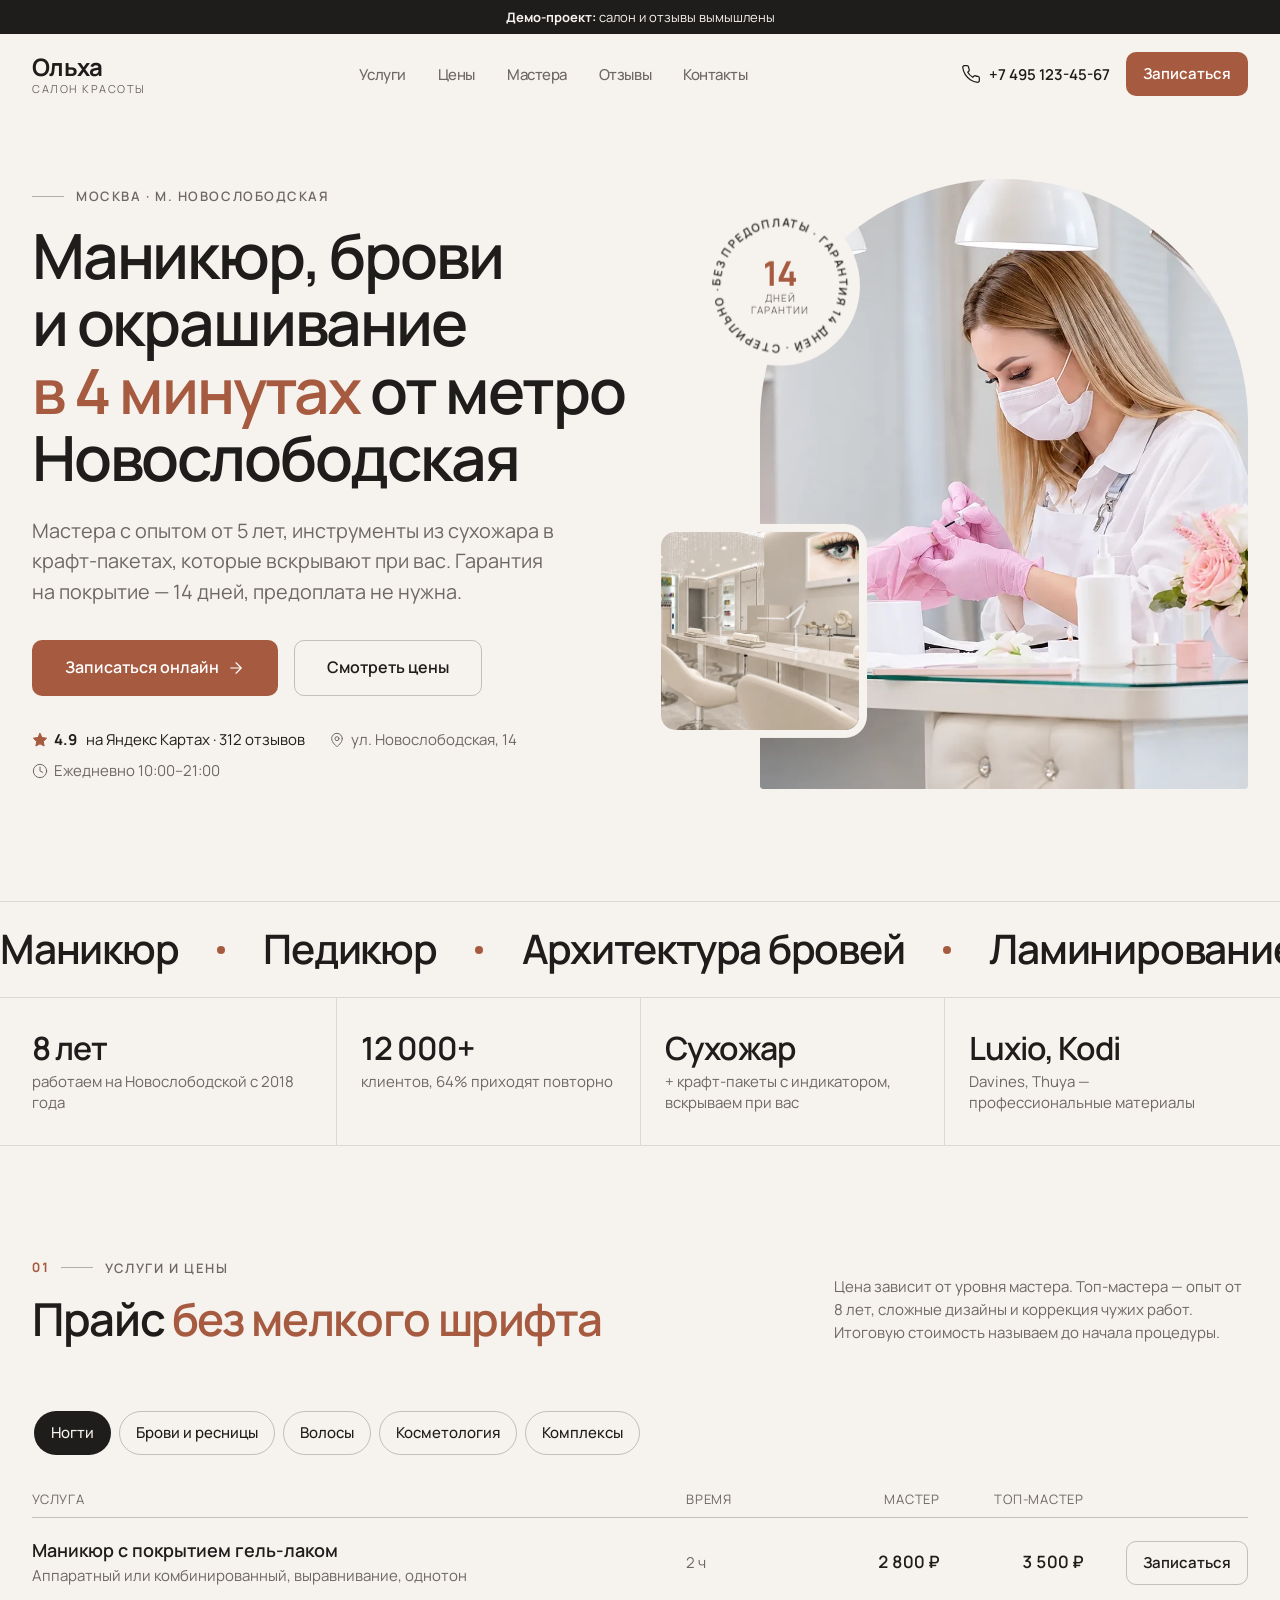
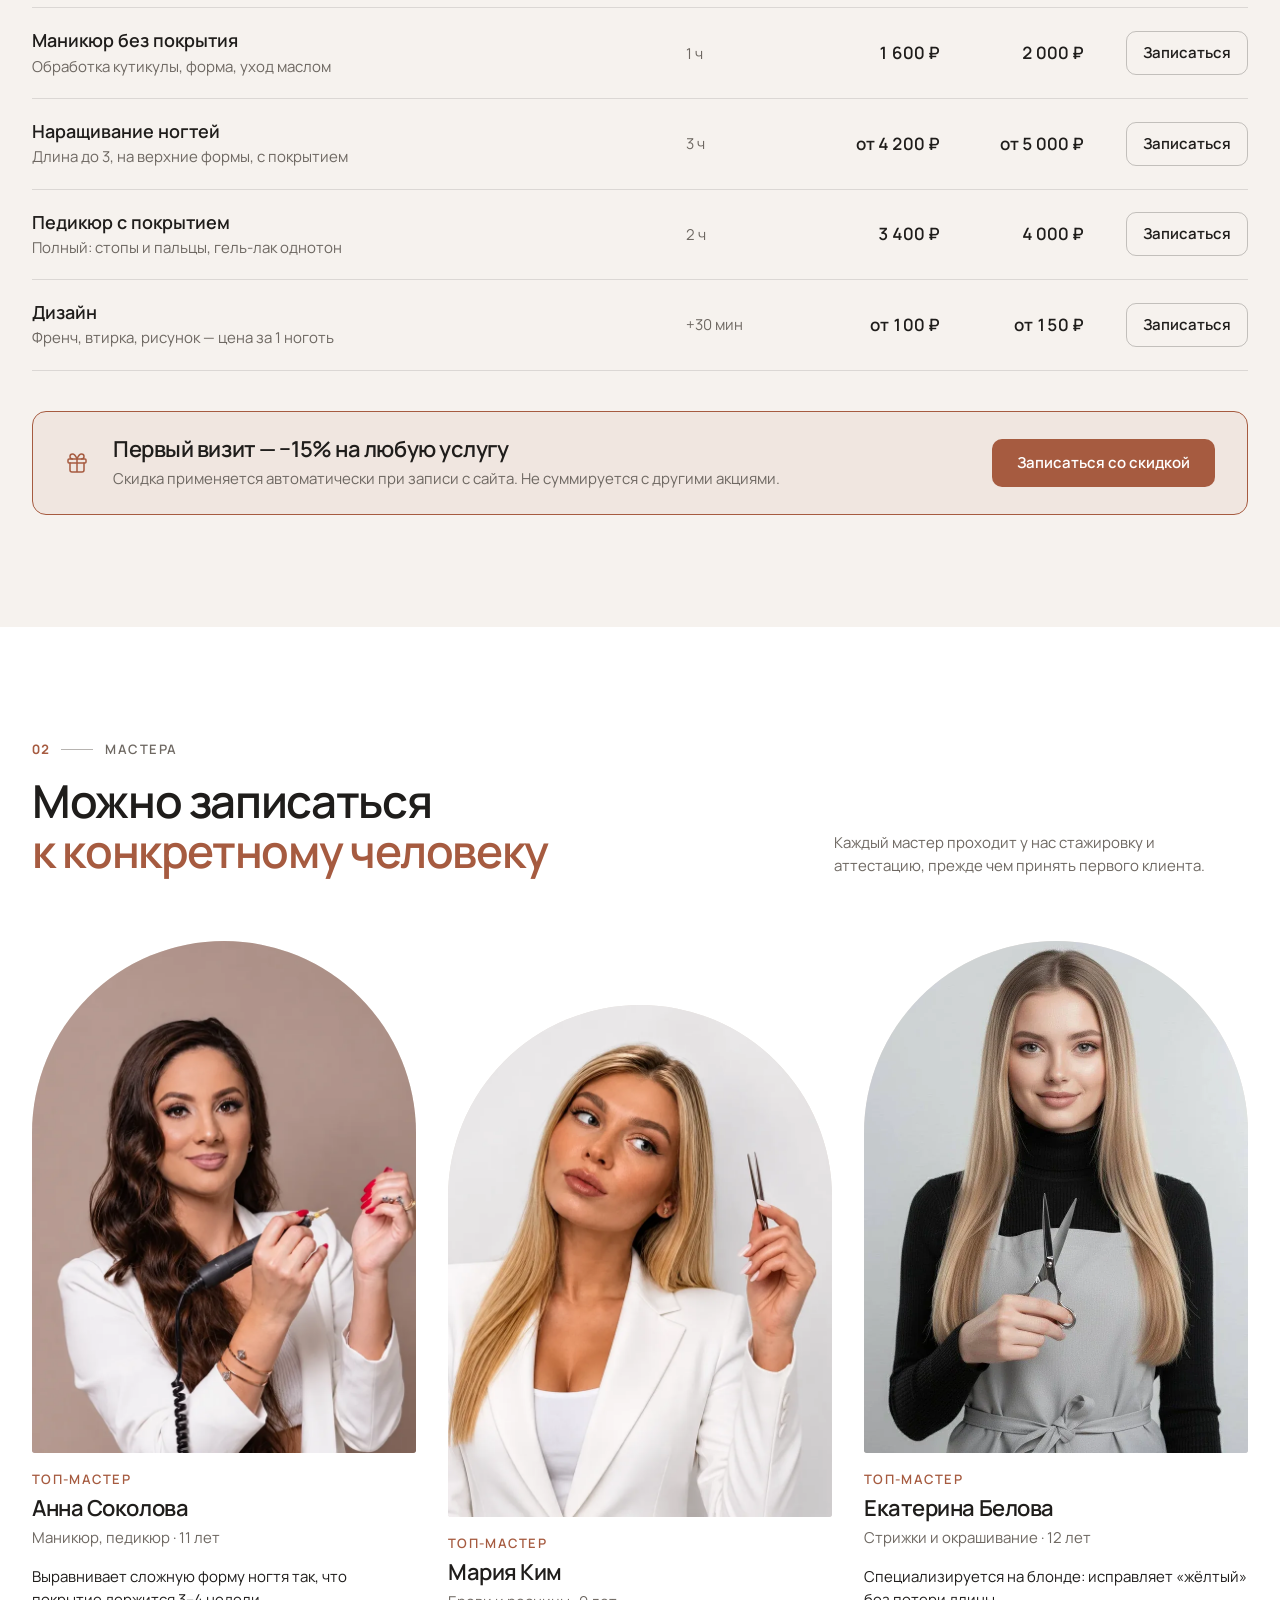
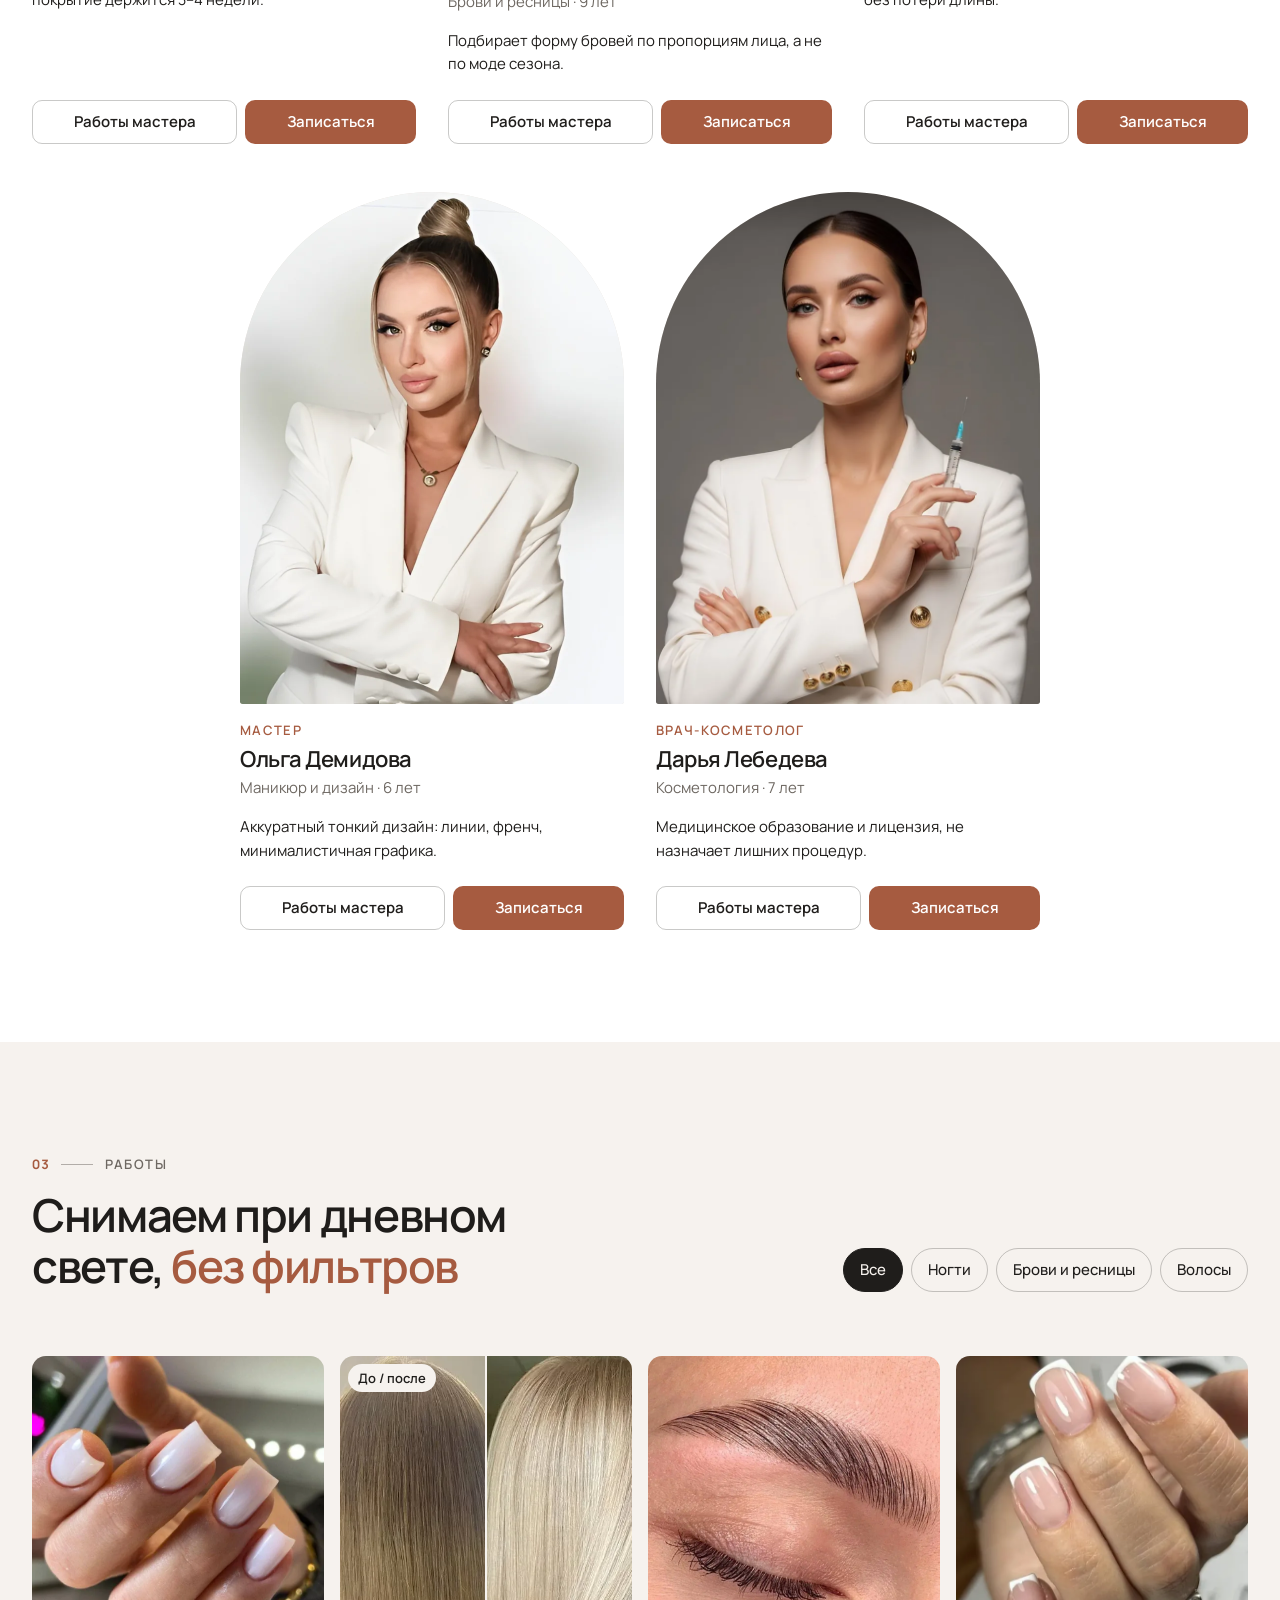
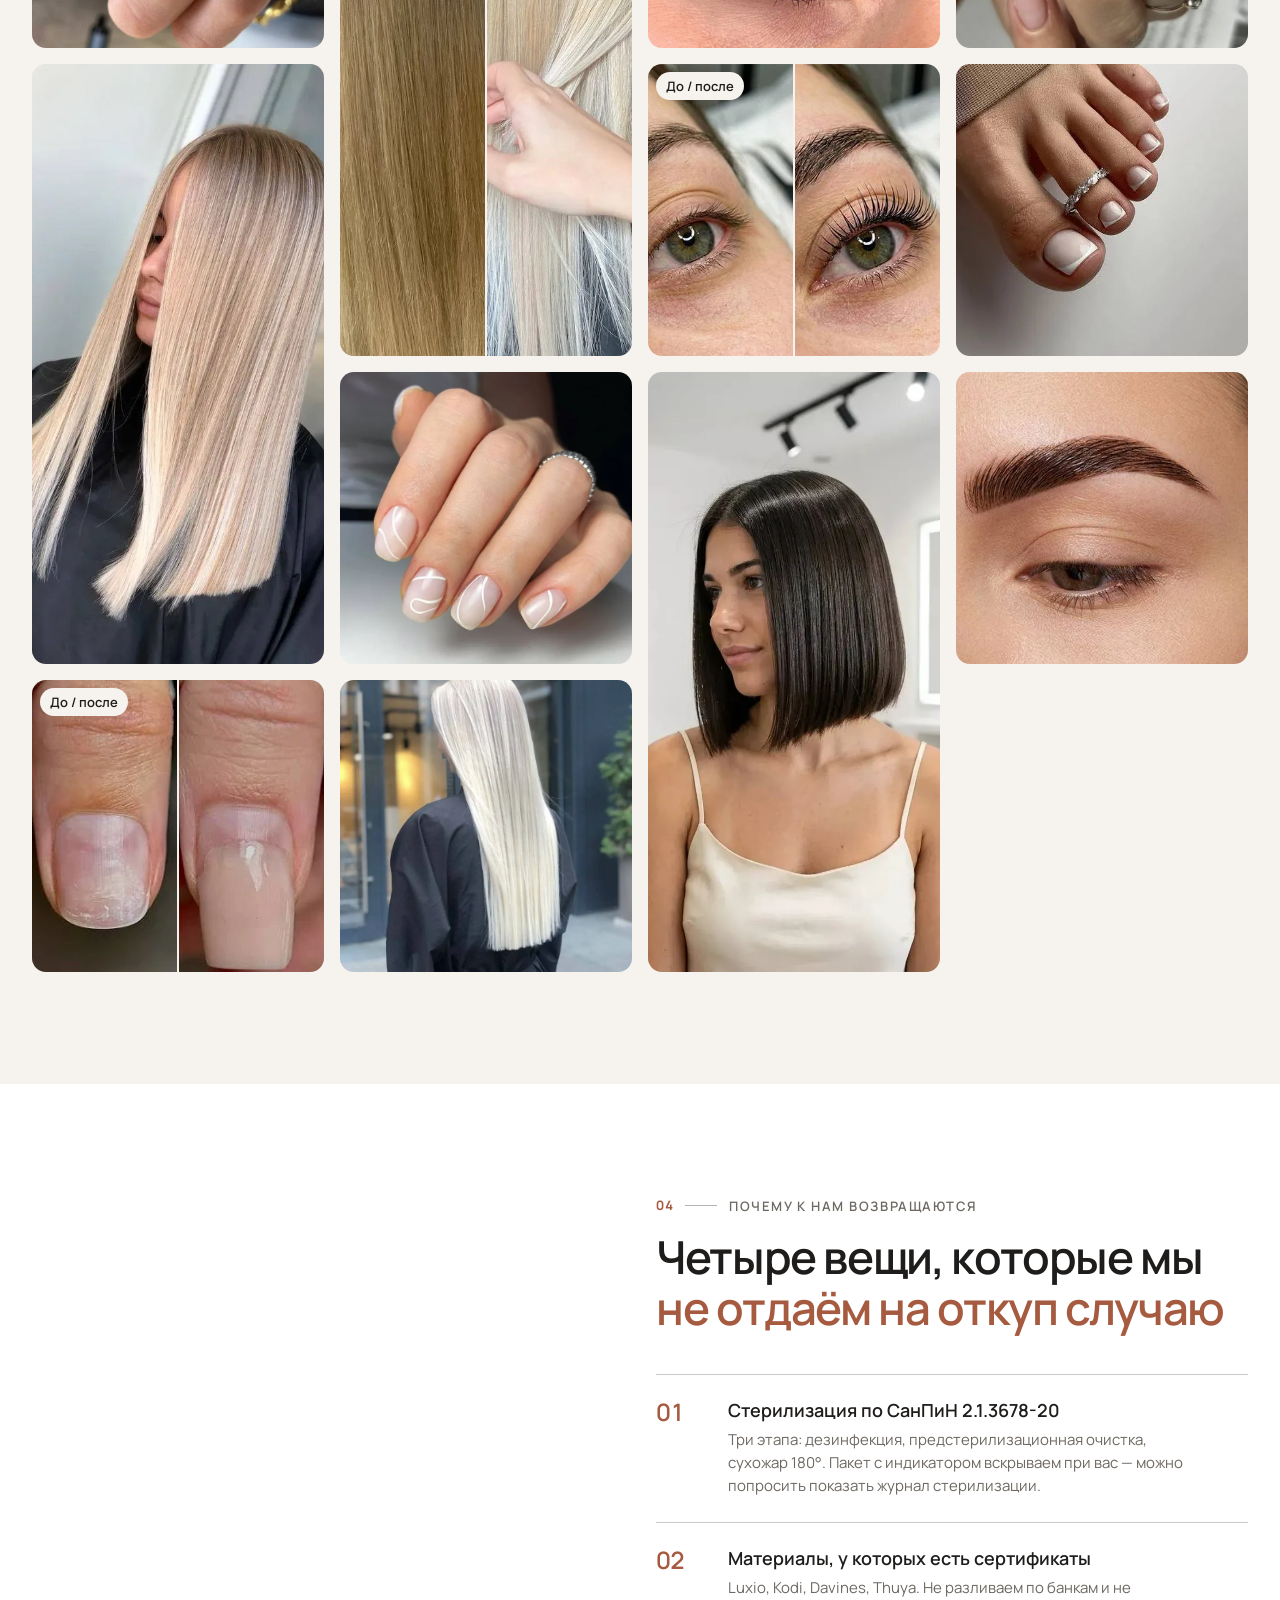
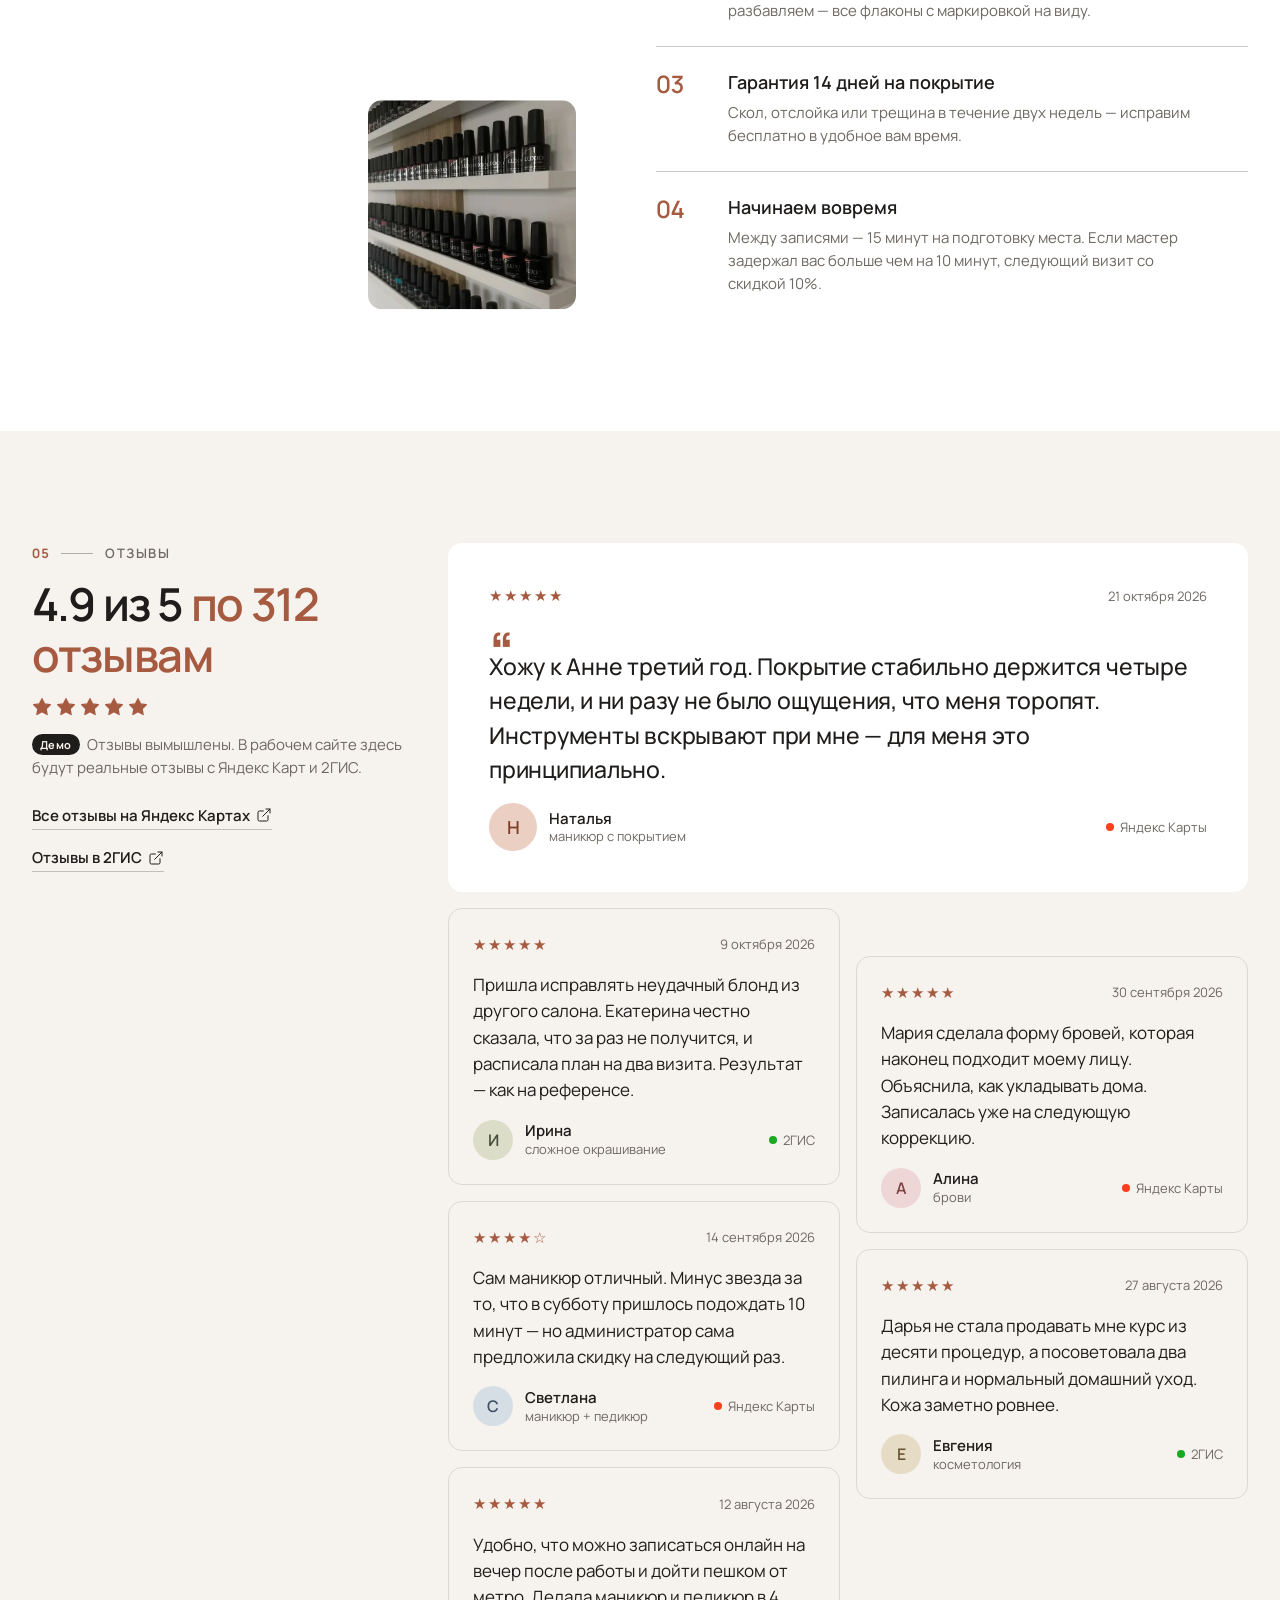
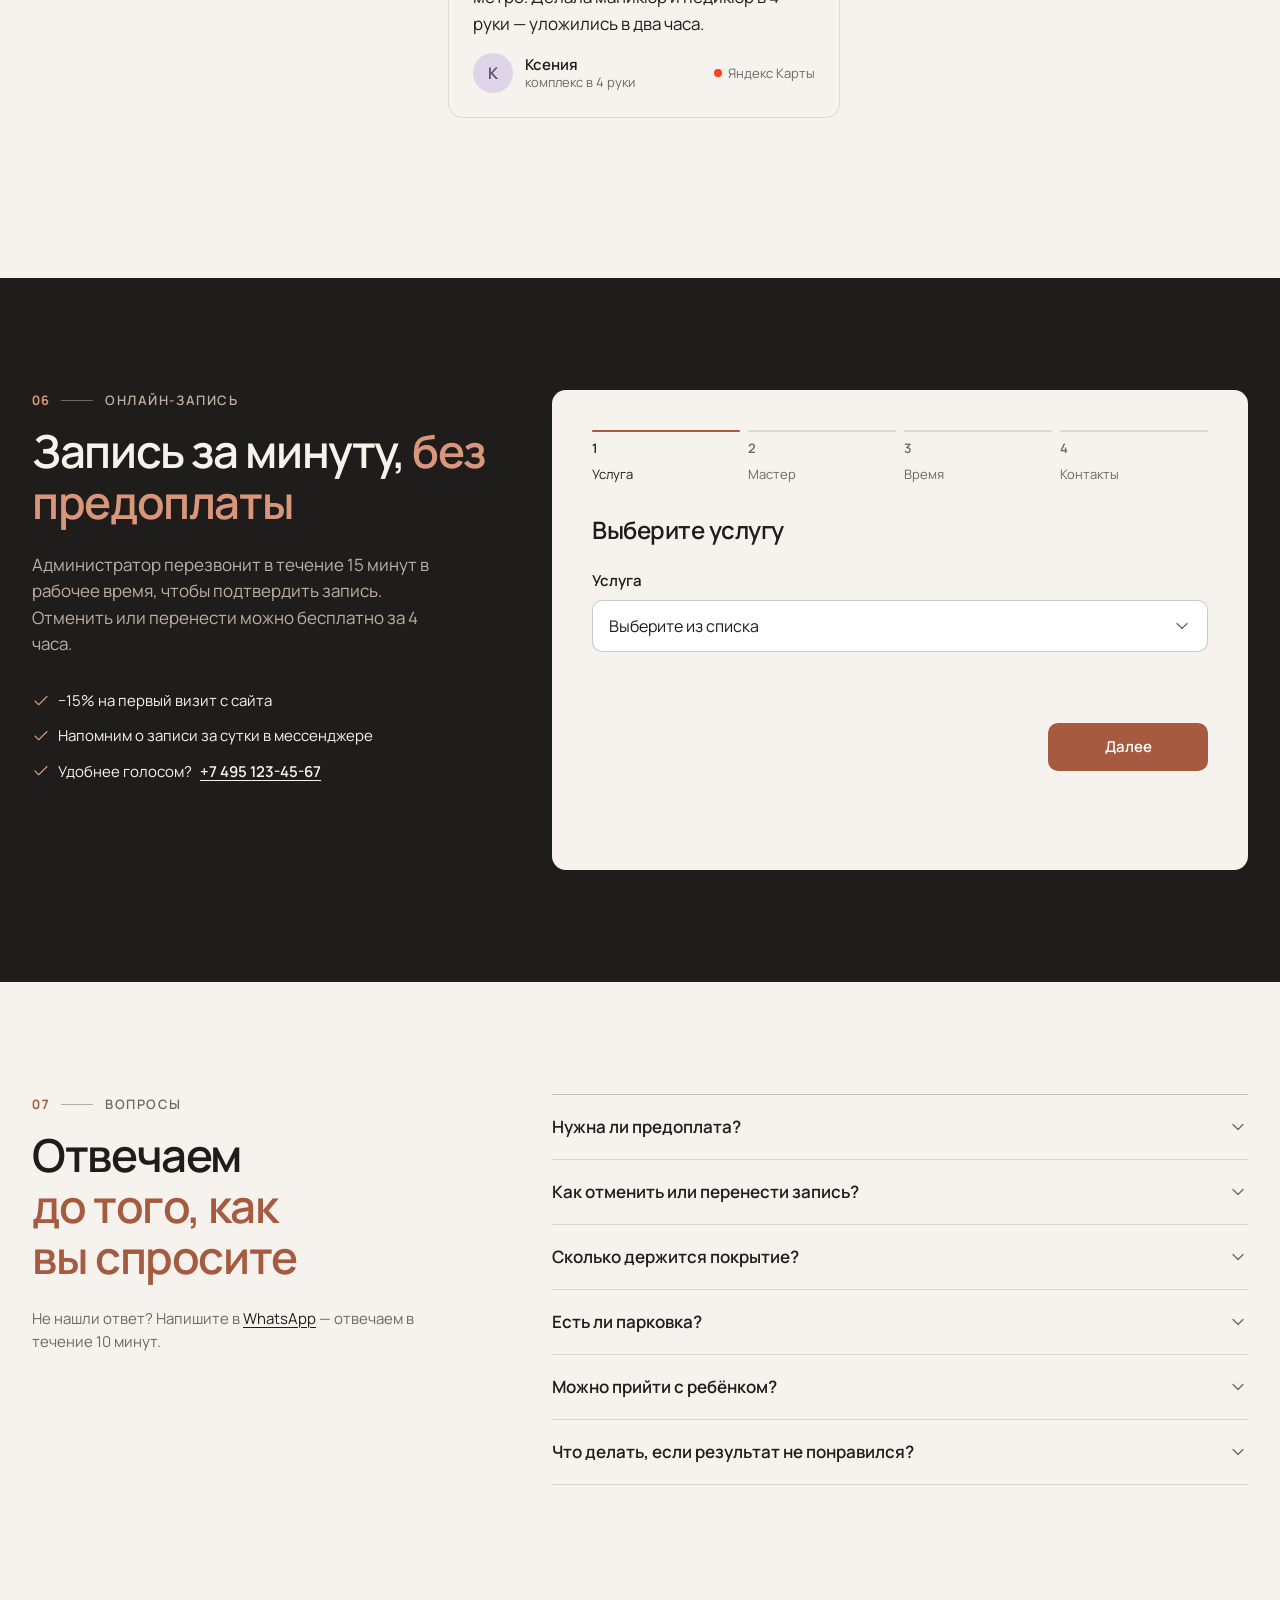
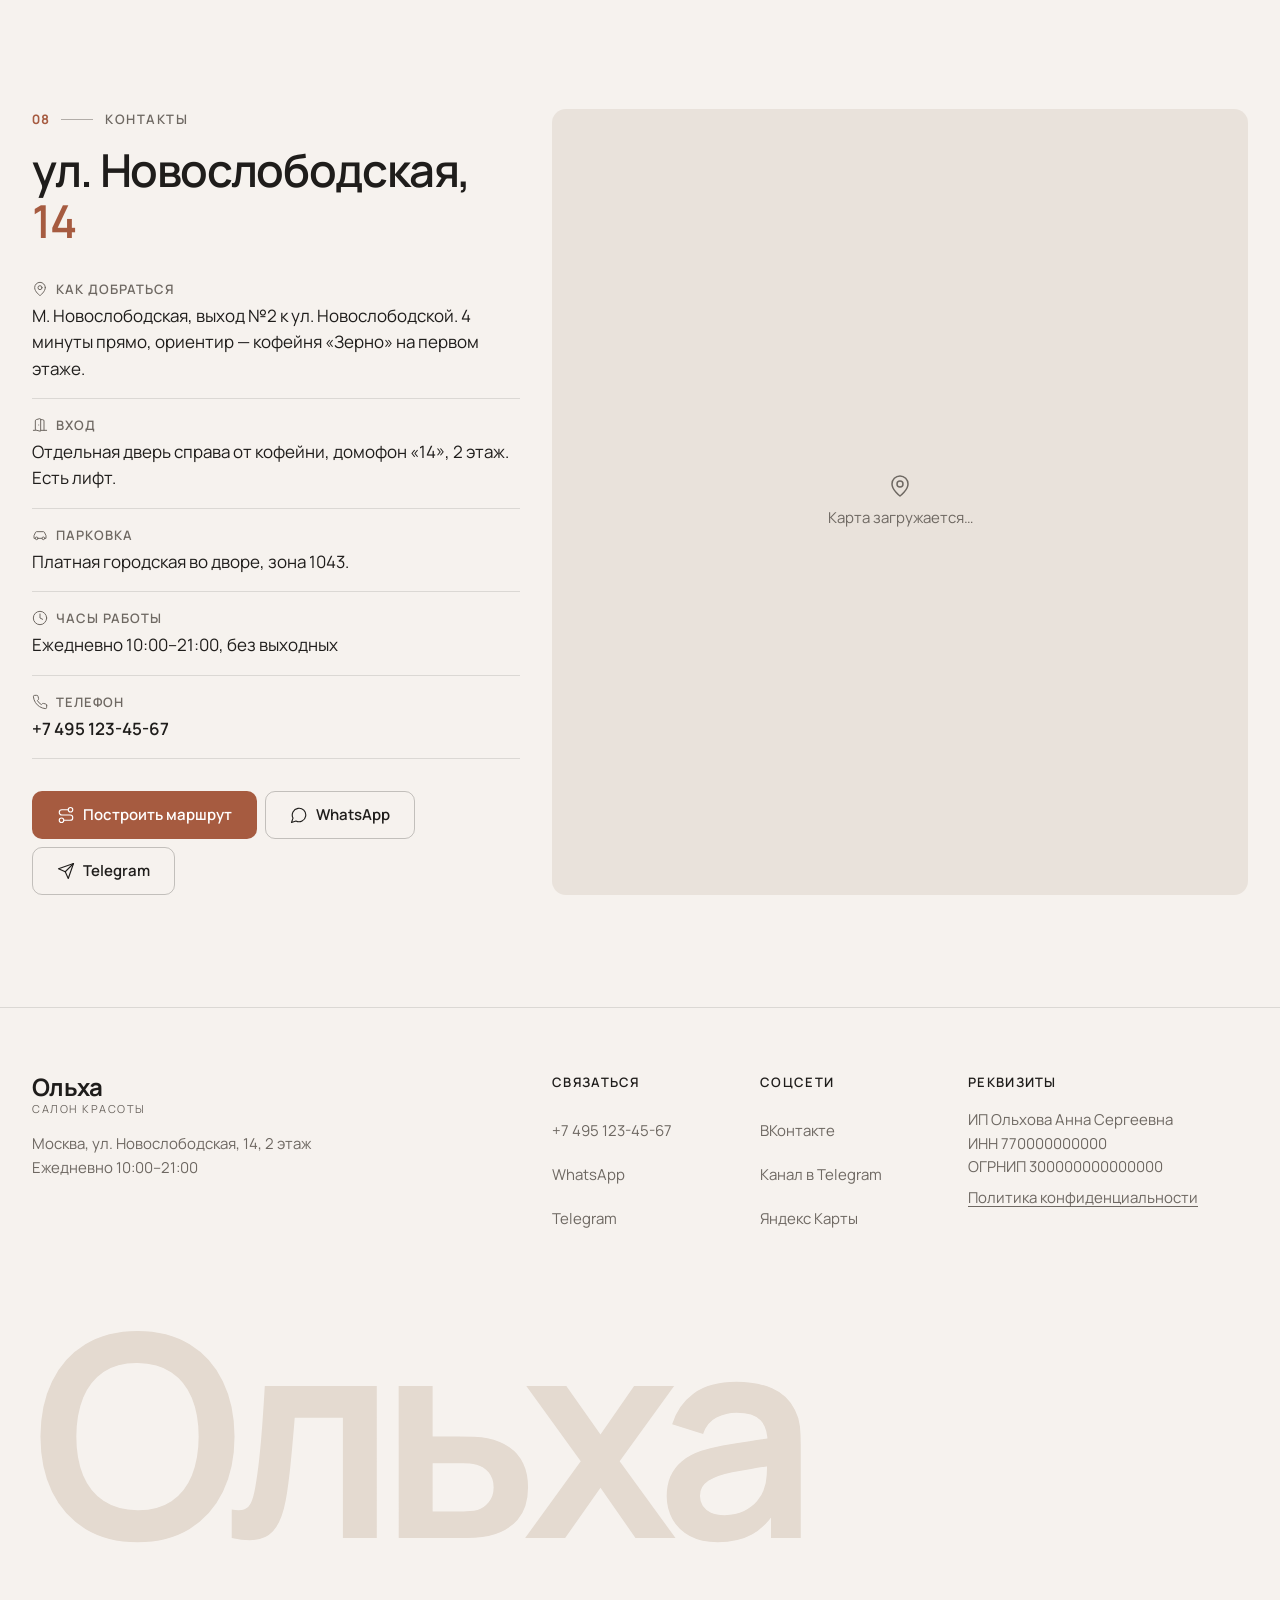
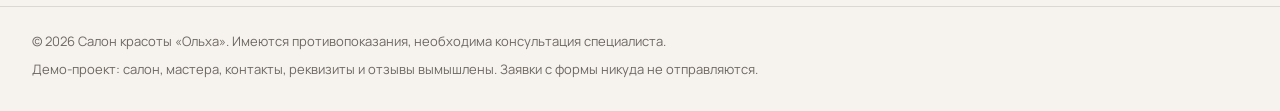
<file: index.html>
<!doctype html>
<html lang="ru">
<head>
  <meta charset="utf-8">
  <meta name="viewport" content="width=device-width, initial-scale=1, viewport-fit=cover">
  <title>Салон красоты «Ольха» в Москве у м. Новослободская — маникюр, брови, окрашивание</title>
  <meta name="description" content="Маникюр, педикюр, брови, ресницы и окрашивание у м. Новослободская. Стерилизация сухожаром, мастера с опытом от 5 лет, гарантия на покрытие 14 дней. Онлайн-запись без предоплаты.">
  <link rel="canonical" href="https://olha-salon.ru/">
  <meta name="theme-color" content="#F6F2EE">
  <!-- Демо-проект: убрать noindex, когда сайт будет работать с реальными данными салона -->
  <meta name="robots" content="noindex, nofollow">

  <!-- Open Graph -->
  <meta property="og:type" content="website">
  <meta property="og:locale" content="ru_RU">
  <meta property="og:site_name" content="Салон красоты «Ольха»">
  <meta property="og:title" content="Салон «Ольха» — маникюр, брови и окрашивание у м. Новослободская">
  <meta property="og:description" content="Мастера с опытом от 5 лет, стерилизация сухожаром, гарантия 14 дней. Запись онлайн без предоплаты.">
  <meta property="og:url" content="https://olha-salon.ru/">
  <meta property="og:image" content="https://olha-salon.ru/img/og-cover.jpg">
  <meta property="og:image:width" content="1200">
  <meta property="og:image:height" content="630">
  <meta name="twitter:card" content="summary_large_image">

  <script>document.documentElement.classList.add('js')</script>
  <link rel="icon" href="favicon.svg" type="image/svg+xml">

  <!-- Шрифты: для PageSpeed 90+ лучше скачать woff2 и подключить локально (см. README) -->
  <link rel="preconnect" href="https://fonts.googleapis.com">
  <link rel="preconnect" href="https://fonts.gstatic.com" crossorigin>
  <link rel="stylesheet" href="https://fonts.googleapis.com/css2?family=Manrope:wght@400;500;600;700&display=swap">

  <link rel="stylesheet" href="styles.css?v=7">

  <script type="application/ld+json">
  {
    "@context": "https://schema.org",
    "@type": "BeautySalon",
    "name": "Салон красоты «Ольха»",
    "url": "https://olha-salon.ru/",
    "image": "https://olha-salon.ru/img/og-cover.jpg",
    "telephone": "+7 495 123-45-67",
    "priceRange": "₽₽",
    "address": {
      "@type": "PostalAddress",
      "streetAddress": "ул. Новослободская, 14, 2 этаж",
      "addressLocality": "Москва",
      "postalCode": "127055",
      "addressCountry": "RU"
    },
    "geo": { "@type": "GeoCoordinates", "latitude": 55.7858, "longitude": 37.5995 },
    "openingHoursSpecification": [
      { "@type": "OpeningHoursSpecification", "dayOfWeek": ["Monday","Tuesday","Wednesday","Thursday","Friday","Saturday","Sunday"], "opens": "10:00", "closes": "21:00" }
    ],
    "aggregateRating": { "@type": "AggregateRating", "ratingValue": "4.9", "reviewCount": "312", "bestRating": "5" },
    "sameAs": [
      "https://yandex.ru/maps/org/olha/0000000000/",
      "https://2gis.ru/moscow/firm/0000000000",
      "https://vk.com/olha_salon",
      "https://t.me/olha_salon"
    ]
  }
  </script>

  <!-- Яндекс Метрика: вставьте счётчик и укажите его номер в script.js (CONFIG.metrikaId)
  <script>(function(m,e,t,r,i,k,a){m[i]=m[i]||function(){(m[i].a=m[i].a||[]).push(arguments)};m[i].l=1*new Date();k=e.createElement(t),a=e.getElementsByTagName(t)[0],k.async=1,k.src=r,a.parentNode.insertBefore(k,a)})(window,document,"script","https://mc.yandex.ru/metrika/tag.js","ym");ym(00000000,"init",{clickmap:true,trackLinks:true,accurateTrackBounce:true,webvisor:true});</script>
  -->
</head>

<body>
  <!-- ========== Иконки (Lucide, stroke 1.5) ========== -->
  <svg width="0" height="0" style="position:absolute" aria-hidden="true">
    <defs>
      <symbol id="i-phone" viewBox="0 0 24 24"><path d="M22 16.92v3a2 2 0 0 1-2.18 2 19.8 19.8 0 0 1-8.63-3.07 19.5 19.5 0 0 1-6-6A19.8 19.8 0 0 1 2.12 4.18 2 2 0 0 1 4.11 2h3a2 2 0 0 1 2 1.72c.13.96.36 1.9.7 2.81a2 2 0 0 1-.45 2.11L8.09 9.91a16 16 0 0 0 6 6l1.27-1.27a2 2 0 0 1 2.11-.45c.91.34 1.85.57 2.81.7A2 2 0 0 1 22 16.92z"/></symbol>
      <symbol id="i-message" viewBox="0 0 24 24"><path d="M7.9 20A9 9 0 1 0 4 16.1L2 22z"/></symbol>
      <symbol id="i-send" viewBox="0 0 24 24"><path d="m22 2-7 20-4-9-9-4z"/><path d="M22 2 11 13"/></symbol>
      <symbol id="i-calendar" viewBox="0 0 24 24"><rect x="3" y="4" width="18" height="18" rx="2"/><path d="M16 2v4M8 2v4M3 10h18"/></symbol>
      <symbol id="i-clock" viewBox="0 0 24 24"><circle cx="12" cy="12" r="10"/><path d="M12 6v6l4 2"/></symbol>
      <symbol id="i-pin" viewBox="0 0 24 24"><path d="M20 10c0 6-8 12-8 12s-8-6-8-12a8 8 0 0 1 16 0z"/><circle cx="12" cy="10" r="3"/></symbol>
      <symbol id="i-star" viewBox="0 0 24 24"><path d="m12 2 3.09 6.26L22 9.27l-5 4.87 1.18 6.88L12 17.77l-6.18 3.25L7 14.14 2 9.27l6.91-1.01z"/></symbol>
      <symbol id="i-check" viewBox="0 0 24 24"><path d="M20 6 9 17l-5-5"/></symbol>
      <symbol id="i-x" viewBox="0 0 24 24"><path d="M18 6 6 18M6 6l12 12"/></symbol>
      <symbol id="i-menu" viewBox="0 0 24 24"><path d="M4 7h16M4 12h16M4 17h16"/></symbol>
      <symbol id="i-chevron-down" viewBox="0 0 24 24"><path d="m6 9 6 6 6-6"/></symbol>
      <symbol id="i-chevron-left" viewBox="0 0 24 24"><path d="m15 18-6-6 6-6"/></symbol>
      <symbol id="i-chevron-right" viewBox="0 0 24 24"><path d="m9 18 6-6-6-6"/></symbol>
      <symbol id="i-arrow-right" viewBox="0 0 24 24"><path d="M5 12h14M12 5l7 7-7 7"/></symbol>
      <symbol id="i-shield" viewBox="0 0 24 24"><path d="M12 22s8-4 8-10V5l-8-3-8 3v7c0 6 8 10 8 10z"/><path d="m9 12 2 2 4-4"/></symbol>
      <symbol id="i-award" viewBox="0 0 24 24"><circle cx="12" cy="8" r="6"/><path d="M15.48 12.89 17 22l-5-3-5 3 1.52-9.11"/></symbol>
      <symbol id="i-users" viewBox="0 0 24 24"><path d="M16 21v-2a4 4 0 0 0-4-4H6a4 4 0 0 0-4 4v2"/><circle cx="9" cy="7" r="4"/><path d="M22 21v-2a4 4 0 0 0-3-3.87M16 3.13a4 4 0 0 1 0 7.75"/></symbol>
      <symbol id="i-flask" viewBox="0 0 24 24"><path d="M9 3h6M10 3v7.4L4.6 19.2A1.2 1.2 0 0 0 5.6 21h12.8a1.2 1.2 0 0 0 1-1.8L14 10.4V3"/><path d="M7 15h10"/></symbol>
      <symbol id="i-car" viewBox="0 0 24 24"><path d="M19 17h2v-4l-2.4-5.2A2 2 0 0 0 16.8 7H7.2a2 2 0 0 0-1.8.8L3 13v4h2"/><circle cx="7" cy="17" r="2"/><circle cx="17" cy="17" r="2"/><path d="M9 17h6"/></symbol>
      <symbol id="i-door" viewBox="0 0 24 24"><path d="M13 4h3a2 2 0 0 1 2 2v14M2 20h3M13 20h9"/><path d="M10 12v.01"/><path d="M13 4.56v16.16a.6.6 0 0 1-.78.57L5 19.4V5.85a2 2 0 0 1 1.46-1.92l5.04-1.44A1.2 1.2 0 0 1 13 3.65z"/></symbol>
      <symbol id="i-gift" viewBox="0 0 24 24"><rect x="3" y="8" width="18" height="4" rx="1"/><path d="M12 8v13M19 12v7a2 2 0 0 1-2 2H7a2 2 0 0 1-2-2v-7"/><path d="M7.5 8a2.5 2.5 0 0 1 0-5C10 3 12 8 12 8s2-5 4.5-5a2.5 2.5 0 0 1 0 5"/></symbol>
      <symbol id="i-image" viewBox="0 0 24 24"><rect x="3" y="3" width="18" height="18" rx="2"/><circle cx="9" cy="9" r="2"/><path d="m21 15-3.09-3.09a2 2 0 0 0-2.82 0L6 21"/></symbol>
      <symbol id="i-external" viewBox="0 0 24 24"><path d="M15 3h6v6M10 14 21 3M18 13v6a2 2 0 0 1-2 2H5a2 2 0 0 1-2-2V8a2 2 0 0 1 2-2h6"/></symbol>
      <symbol id="i-route" viewBox="0 0 24 24"><circle cx="6" cy="19" r="3"/><path d="M9 19h8.5a3.5 3.5 0 0 0 0-7h-11a3.5 3.5 0 0 1 0-7H15"/><circle cx="18" cy="5" r="3"/></symbol>
      <symbol id="i-vk" viewBox="0 0 24 24"><path d="M3 7c.2 5.6 3.4 10 8.9 10h.4v-3.2c2 .2 3.4 1.7 4 3.2H19c-.8-2.6-2.8-4-4-4.6 1.2-.7 3-2.5 3.4-5.4h-2.5c-.5 2-2 3.6-3.6 3.8V7H9.9v6.9C8.3 13.5 6.6 11.8 6.5 7z"/></symbol>
    </defs>
  </svg>

  <a class="skip-link" href="#main">Перейти к содержимому</a>

  <!-- Пометка демо-проекта: удалить вместе со стилями .demo-bar при запуске реального сайта -->
  <p class="demo-bar" role="note"><strong>Демо-проект:</strong> салон и отзывы вымышлены</p>

  <!-- ========== 1. Шапка ========== -->
  <header class="header" id="header">
    <div class="container header__inner">
      <a class="logo" href="#top" aria-label="Ольха — на главную">
        <span class="logo__mark">Ольха</span>
        <span class="logo__sub">салон красоты</span>
      </a>

      <nav class="nav" id="nav" aria-label="Основная навигация">
        <ul class="nav__list">
          <li><a class="nav__link" href="#services">Услуги</a></li>
          <li><a class="nav__link" href="#prices">Цены</a></li>
          <li><a class="nav__link" href="#masters">Мастера</a></li>
          <li><a class="nav__link" href="#reviews">Отзывы</a></li>
          <li><a class="nav__link" href="#contacts">Контакты</a></li>
        </ul>
        <div class="nav__mobile-extra">
          <a class="nav__phone" href="tel:+74951234567" data-goal="click_phone">+7 495 123-45-67</a>
          <p class="nav__meta">Ежедневно 10:00–21:00 · ул. Новослободская, 14</p>
        </div>
      </nav>

      <div class="header__actions">
        <a class="header__phone" href="tel:+74951234567" data-goal="click_phone">
          <svg class="icon" aria-hidden="true"><use href="#i-phone"/></svg>
          <span>+7 495 123-45-67</span>
        </a>
        <a class="btn btn--primary btn--sm header__cta" href="#booking" data-book data-goal="click_book">Записаться</a>
        <button class="burger" type="button" aria-label="Открыть меню" aria-expanded="false" aria-controls="nav">
          <svg class="icon icon--lg burger__open" aria-hidden="true"><use href="#i-menu"/></svg>
          <svg class="icon icon--lg burger__close" aria-hidden="true"><use href="#i-x"/></svg>
        </button>
      </div>
    </div>
    <span class="header__progress" aria-hidden="true"></span>
  </header>

  <main id="main">
    <!-- ========== 2. Первый экран ========== -->
    <section class="hero" id="top" aria-labelledby="hero-title">
      <div class="container hero__grid">
        <div class="hero__content">
          <p class="eyebrow hero-in" style="--d:.05s"><span class="eyebrow__line" aria-hidden="true"></span>Москва · м. Новослободская</p>
          <h1 class="hero__title" id="hero-title" data-split>Маникюр, брови и&nbsp;окрашивание <em>в&nbsp;4&nbsp;минутах</em> от&nbsp;метро Новослободская</h1>
          <p class="hero__lead hero-in" style="--d:.5s">Мастера с опытом от 5 лет, инструменты из сухожара в крафт-пакетах, которые вскрывают при вас. Гарантия на покрытие — 14 дней, предоплата не нужна.</p>
          <div class="hero__actions hero-in" style="--d:.6s">
            <a class="btn btn--primary btn--lg" href="#booking" data-book data-goal="click_book">
              Записаться онлайн
              <svg class="icon" aria-hidden="true"><use href="#i-arrow-right"/></svg>
            </a>
            <a class="btn btn--ghost btn--lg" href="#prices">Смотреть цены</a>
          </div>
          <ul class="hero__trust hero-in" style="--d:.7s">
            <li>
              <a href="https://yandex.ru/maps/org/olha/0000000000/reviews/" target="_blank" rel="noopener" class="hero__rating">
                <svg class="icon icon--star" aria-hidden="true"><use href="#i-star"/></svg>
                <strong>4.9</strong>&nbsp;на Яндекс Картах · 312 отзывов
              </a>
            </li>
            <li><svg class="icon" aria-hidden="true"><use href="#i-pin"/></svg>ул. Новослободская, 14</li>
            <li><svg class="icon" aria-hidden="true"><use href="#i-clock"/></svg>Ежедневно 10:00–21:00</li>
          </ul>
        </div>

        <div class="hero__media">
          <div class="hero__photo">
            <img class="hero__img" src="img/hero.webp" width="819" height="1024" alt="Мастер маникюра в маске и перчатках делает маникюр клиентке в салоне «Ольха»" fetchpriority="high" decoding="async">
          </div>
          <div class="hero__photo-sm" data-parallax="-0.06">
            <img class="hero__img-sm" src="img/interior.webp" width="800" height="800" alt="Зал салона: светлые кресла и маникюрные столы с лампами" decoding="async">
          </div>
          <div class="ring" data-parallax="0.05" aria-hidden="true">
            <svg class="ring__text" viewBox="0 0 200 200">
              <defs><path id="ring-path" d="M100,100 m-80,0 a80,80 0 1,1 160,0 a80,80 0 1,1 -160,0"/></defs>
              <text><textPath href="#ring-path" textLength="500">без предоплаты · гарантия 14 дней · стерильно ·</textPath></text>
            </svg>
            <span class="ring__center"><b>14</b>дней гарантии</span>
          </div>
        </div>
      </div>
    </section>

    <div class="marquee" aria-hidden="true">
      <div class="marquee__track">
        <div class="marquee__group"><span>Маникюр</span><i></i><span>Педикюр</span><i></i><span>Архитектура бровей</span><i></i><span>Ламинирование ресниц</span><i></i><span>Окрашивание</span><i></i><span>Airtouch</span><i></i><span>Уход Davines</span><i></i><span>Чистка лица</span><i></i></div>
        <div class="marquee__group"><span>Маникюр</span><i></i><span>Педикюр</span><i></i><span>Архитектура бровей</span><i></i><span>Ламинирование ресниц</span><i></i><span>Окрашивание</span><i></i><span>Airtouch</span><i></i><span>Уход Davines</span><i></i><span>Чистка лица</span><i></i></div>
      </div>
    </div>

    <!-- ========== 3. Полоса доверия ========== -->
    <section class="facts" aria-label="Коротко о салоне">
      <div class="container">
        <ul class="facts__list">
          <li class="facts__item reveal">
            <span class="facts__num"><span data-count="8">8</span> лет</span>
            <span class="facts__text">работаем на Новослободской с 2018 года</span>
          </li>
          <li class="facts__item reveal">
            <span class="facts__num"><span data-count="12000">12 000</span>+</span>
            <span class="facts__text">клиентов, 64% приходят повторно</span>
          </li>
          <li class="facts__item reveal">
            <span class="facts__num">Сухожар</span>
            <span class="facts__text">+ крафт-пакеты с индикатором, вскрываем при вас</span>
          </li>
          <li class="facts__item reveal">
            <span class="facts__num">Luxio, Kodi</span>
            <span class="facts__text">Davines, Thuya — профессиональные материалы</span>
          </li>
        </ul>
      </div>
    </section>

    <!-- ========== 4. Услуги и цены ========== -->
    <section class="section prices" id="services" aria-labelledby="prices-title">
      <div class="container">
        <div class="section__head section__head--split">
          <div>
            <p class="eyebrow"><span class="eyebrow__num">01</span><span class="eyebrow__line" aria-hidden="true"></span>Услуги и цены</p>
            <h2 class="section__title" id="prices-title" data-split>Прайс <em>без мелкого шрифта</em></h2>
          </div>
          <p class="section__note">Цена зависит от уровня мастера. Топ-мастера — опыт от 8 лет, сложные дизайны и коррекция чужих работ. Итоговую стоимость называем до начала процедуры.</p>
        </div>

        <span id="prices" class="anchor-alias" aria-hidden="true"></span>
        <div class="tabs" data-tabs>
          <div class="tabs__list" role="tablist" aria-label="Категории услуг">
            <span class="tabs__indicator" aria-hidden="true"></span>
            <button class="tabs__tab" role="tab" id="tab-nails" aria-controls="panel-nails" aria-selected="true">Ногти</button>
            <button class="tabs__tab" role="tab" id="tab-brows" aria-controls="panel-brows" aria-selected="false" tabindex="-1">Брови и ресницы</button>
            <button class="tabs__tab" role="tab" id="tab-hair" aria-controls="panel-hair" aria-selected="false" tabindex="-1">Волосы</button>
            <button class="tabs__tab" role="tab" id="tab-cosmo" aria-controls="panel-cosmo" aria-selected="false" tabindex="-1">Косметология</button>
            <button class="tabs__tab" role="tab" id="tab-combo" aria-controls="panel-combo" aria-selected="false" tabindex="-1">Комплексы</button>
          </div>

          <div class="price-head" aria-hidden="true">
            <span>Услуга</span><span>Время</span><span>Мастер</span><span>Топ-мастер</span><span></span>
          </div>

          <!-- Каждая строка — источник данных для формы записи (data-service, data-category, data-duration, data-price) -->
          <div class="tabs__panel" role="tabpanel" id="panel-nails" aria-labelledby="tab-nails" tabindex="0" data-category="nails">
            <ul class="price-list">
              <li class="price-row" data-service="Маникюр с покрытием гель-лаком" data-duration="120" data-price="2800">
                <div class="price-row__name"><h3>Маникюр с покрытием гель-лаком</h3><p>Аппаратный или комбинированный, выравнивание, однотон</p></div>
                <span class="price-row__time">2 ч</span>
                <span class="price-row__price" data-level="Мастер">2 800 ₽</span>
                <span class="price-row__price" data-level="Топ-мастер">3 500 ₽</span>
                <button class="btn btn--outline btn--sm price-row__btn" type="button" data-book-service data-goal="click_book">Записаться</button>
              </li>
              <li class="price-row" data-service="Маникюр без покрытия" data-duration="60" data-price="1600">
                <div class="price-row__name"><h3>Маникюр без покрытия</h3><p>Обработка кутикулы, форма, уход маслом</p></div>
                <span class="price-row__time">1 ч</span>
                <span class="price-row__price" data-level="Мастер">1 600 ₽</span>
                <span class="price-row__price" data-level="Топ-мастер">2 000 ₽</span>
                <button class="btn btn--outline btn--sm price-row__btn" type="button" data-book-service data-goal="click_book">Записаться</button>
              </li>
              <li class="price-row" data-service="Наращивание ногтей" data-duration="180" data-price="4200">
                <div class="price-row__name"><h3>Наращивание ногтей</h3><p>Длина до 3, на верхние формы, с покрытием</p></div>
                <span class="price-row__time">3 ч</span>
                <span class="price-row__price" data-level="Мастер">от 4 200 ₽</span>
                <span class="price-row__price" data-level="Топ-мастер">от 5 000 ₽</span>
                <button class="btn btn--outline btn--sm price-row__btn" type="button" data-book-service data-goal="click_book">Записаться</button>
              </li>
              <li class="price-row" data-service="Педикюр с покрытием" data-duration="120" data-price="3400">
                <div class="price-row__name"><h3>Педикюр с покрытием</h3><p>Полный: стопы и пальцы, гель-лак однотон</p></div>
                <span class="price-row__time">2 ч</span>
                <span class="price-row__price" data-level="Мастер">3 400 ₽</span>
                <span class="price-row__price" data-level="Топ-мастер">4 000 ₽</span>
                <button class="btn btn--outline btn--sm price-row__btn" type="button" data-book-service data-goal="click_book">Записаться</button>
              </li>
              <li class="price-row" data-service="Дизайн ногтей" data-duration="30" data-price="100">
                <div class="price-row__name"><h3>Дизайн</h3><p>Френч, втирка, рисунок — цена за 1 ноготь</p></div>
                <span class="price-row__time">+30 мин</span>
                <span class="price-row__price" data-level="Мастер">от 100 ₽</span>
                <span class="price-row__price" data-level="Топ-мастер">от 150 ₽</span>
                <button class="btn btn--outline btn--sm price-row__btn" type="button" data-book-service data-goal="click_book">Записаться</button>
              </li>
            </ul>
          </div>

          <div class="tabs__panel" role="tabpanel" id="panel-brows" aria-labelledby="tab-brows" tabindex="0" data-category="brows" hidden>
            <ul class="price-list">
              <li class="price-row" data-service="Архитектура бровей с окрашиванием" data-duration="60" data-price="2200">
                <div class="price-row__name"><h3>Архитектура бровей с окрашиванием</h3><p>Форма под черты лица, краска или хна</p></div>
                <span class="price-row__time">1 ч</span>
                <span class="price-row__price" data-level="Мастер">2 200 ₽</span>
                <span class="price-row__price" data-level="Топ-мастер">2 700 ₽</span>
                <button class="btn btn--outline btn--sm price-row__btn" type="button" data-book-service data-goal="click_book">Записаться</button>
              </li>
              <li class="price-row" data-service="Долговременная укладка бровей" data-duration="75" data-price="3000">
                <div class="price-row__name"><h3>Долговременная укладка бровей</h3><p>Ламинирование, форма и окрашивание, держится 6–8 недель</p></div>
                <span class="price-row__time">1 ч 15 мин</span>
                <span class="price-row__price" data-level="Мастер">3 000 ₽</span>
                <span class="price-row__price" data-level="Топ-мастер">3 600 ₽</span>
                <button class="btn btn--outline btn--sm price-row__btn" type="button" data-book-service data-goal="click_book">Записаться</button>
              </li>
              <li class="price-row" data-service="Ламинирование ресниц" data-duration="90" data-price="2900">
                <div class="price-row__name"><h3>Ламинирование ресниц</h3><p>С окрашиванием и ботоксом, без наращивания</p></div>
                <span class="price-row__time">1 ч 30 мин</span>
                <span class="price-row__price" data-level="Мастер">2 900 ₽</span>
                <span class="price-row__price" data-level="Топ-мастер">3 400 ₽</span>
                <button class="btn btn--outline btn--sm price-row__btn" type="button" data-book-service data-goal="click_book">Записаться</button>
              </li>
              <li class="price-row" data-service="Наращивание ресниц" data-duration="150" data-price="3500">
                <div class="price-row__name"><h3>Наращивание ресниц</h3><p>Классика или 2D, натуральный эффект</p></div>
                <span class="price-row__time">2 ч 30 мин</span>
                <span class="price-row__price" data-level="Мастер">от 3 500 ₽</span>
                <span class="price-row__price" data-level="Топ-мастер">от 4 200 ₽</span>
                <button class="btn btn--outline btn--sm price-row__btn" type="button" data-book-service data-goal="click_book">Записаться</button>
              </li>
            </ul>
          </div>

          <div class="tabs__panel" role="tabpanel" id="panel-hair" aria-labelledby="tab-hair" tabindex="0" data-category="hair" hidden>
            <ul class="price-list">
              <li class="price-row" data-service="Женская стрижка" data-duration="60" data-price="2500">
                <div class="price-row__name"><h3>Женская стрижка</h3><p>Мытьё, стрижка, укладка феном</p></div>
                <span class="price-row__time">1 ч</span>
                <span class="price-row__price" data-level="Мастер">2 500 ₽</span>
                <span class="price-row__price" data-level="Топ-мастер">3 500 ₽</span>
                <button class="btn btn--outline btn--sm price-row__btn" type="button" data-book-service data-goal="click_book">Записаться</button>
              </li>
              <li class="price-row" data-service="Окрашивание в один тон" data-duration="150" data-price="5500">
                <div class="price-row__name"><h3>Окрашивание в один тон</h3><p>Корни или по всей длине, тонирование, уход</p></div>
                <span class="price-row__time">2 ч 30 мин</span>
                <span class="price-row__price" data-level="Мастер">от 5 500 ₽</span>
                <span class="price-row__price" data-level="Топ-мастер">от 7 000 ₽</span>
                <button class="btn btn--outline btn--sm price-row__btn" type="button" data-book-service data-goal="click_book">Записаться</button>
              </li>
              <li class="price-row" data-service="Сложное окрашивание" data-duration="300" data-price="11000">
                <div class="price-row__name"><h3>Сложное окрашивание</h3><p>Airtouch, шатуш, балаяж — цена зависит от длины и густоты</p></div>
                <span class="price-row__time">4–6 ч</span>
                <span class="price-row__price" data-level="Мастер">от 11 000 ₽</span>
                <span class="price-row__price" data-level="Топ-мастер">от 15 000 ₽</span>
                <button class="btn btn--outline btn--sm price-row__btn" type="button" data-book-service data-goal="click_book">Записаться</button>
              </li>
              <li class="price-row" data-service="Уход за волосами" data-duration="60" data-price="3000">
                <div class="price-row__name"><h3>Уход Davines</h3><p>Восстановление по типу волос, укладка</p></div>
                <span class="price-row__time">1 ч</span>
                <span class="price-row__price" data-level="Мастер">3 000 ₽</span>
                <span class="price-row__price" data-level="Топ-мастер">3 000 ₽</span>
                <button class="btn btn--outline btn--sm price-row__btn" type="button" data-book-service data-goal="click_book">Записаться</button>
              </li>
            </ul>
          </div>

          <div class="tabs__panel" role="tabpanel" id="panel-cosmo" aria-labelledby="tab-cosmo" tabindex="0" data-category="cosmo" hidden>
            <ul class="price-list">
              <li class="price-row" data-service="Комбинированная чистка лица" data-duration="90" data-price="4500">
                <div class="price-row__name"><h3>Комбинированная чистка лица</h3><p>Ультразвук + мануальная, маска по типу кожи</p></div>
                <span class="price-row__time">1 ч 30 мин</span>
                <span class="price-row__price" data-level="Мастер">4 500 ₽</span>
                <span class="price-row__price price-row__price--na" data-level="Топ-мастер">—</span>
                <button class="btn btn--outline btn--sm price-row__btn" type="button" data-book-service data-goal="click_book">Записаться</button>
              </li>
              <li class="price-row" data-service="Пилинг" data-duration="45" data-price="3200">
                <div class="price-row__name"><h3>Пилинг</h3><p>Миндальный или PRX-T33, подбор после консультации</p></div>
                <span class="price-row__time">45 мин</span>
                <span class="price-row__price" data-level="Мастер">от 3 200 ₽</span>
                <span class="price-row__price price-row__price--na" data-level="Топ-мастер">—</span>
                <button class="btn btn--outline btn--sm price-row__btn" type="button" data-book-service data-goal="click_book">Записаться</button>
              </li>
              <li class="price-row" data-service="Мезотерапия лица" data-duration="45" data-price="4500">
                <div class="price-row__name"><h3>Мезотерапия лица</h3><p>Витаминные коктейли под задачу кожи, курс 4–6 процедур</p></div>
                <span class="price-row__time">45 мин</span>
                <span class="price-row__price" data-level="Мастер">от 4 500 ₽</span>
                <span class="price-row__price price-row__price--na" data-level="Топ-мастер">—</span>
                <button class="btn btn--outline btn--sm price-row__btn" type="button" data-book-service data-goal="click_book">Записаться</button>
              </li>
              <li class="price-row" data-service="Биоревитализация" data-duration="45" data-price="9000">
                <div class="price-row__name"><h3>Биоревитализация</h3><p>Гиалуроновая кислота для увлажнения и упругости, папулы проходят за 1–2 дня</p></div>
                <span class="price-row__time">45 мин</span>
                <span class="price-row__price" data-level="Мастер">от 9 000 ₽</span>
                <span class="price-row__price price-row__price--na" data-level="Топ-мастер">—</span>
                <button class="btn btn--outline btn--sm price-row__btn" type="button" data-book-service data-goal="click_book">Записаться</button>
              </li>
              <li class="price-row" data-service="Консультация косметолога" data-duration="30" data-price="1000">
                <div class="price-row__name"><h3>Консультация косметолога</h3><p>Разбор кожи и план ухода. Бесплатно при записи на процедуру</p></div>
                <span class="price-row__time">30 мин</span>
                <span class="price-row__price" data-level="Мастер">1 000 ₽</span>
                <span class="price-row__price price-row__price--na" data-level="Топ-мастер">—</span>
                <button class="btn btn--outline btn--sm price-row__btn" type="button" data-book-service data-goal="click_book">Записаться</button>
              </li>
            </ul>
          </div>

          <div class="tabs__panel" role="tabpanel" id="panel-combo" aria-labelledby="tab-combo" tabindex="0" data-category="combo" hidden>
            <ul class="price-list">
              <li class="price-row" data-service="Маникюр + педикюр в 4 руки" data-duration="120" data-price="5600">
                <div class="price-row__name"><h3>Маникюр + педикюр в 4 руки</h3><p>Два мастера одновременно, гель-лак — экономия часа</p></div>
                <span class="price-row__time">2 ч</span>
                <span class="price-row__price" data-level="Мастер">5 600 ₽</span>
                <span class="price-row__price" data-level="Топ-мастер">6 900 ₽</span>
                <button class="btn btn--outline btn--sm price-row__btn" type="button" data-book-service data-goal="click_book">Записаться</button>
              </li>
              <li class="price-row" data-service="Брови + ресницы" data-duration="150" data-price="5200">
                <div class="price-row__name"><h3>Брови + ресницы</h3><p>Долговременная укладка бровей и ламинирование ресниц</p></div>
                <span class="price-row__time">2 ч 30 мин</span>
                <span class="price-row__price" data-level="Мастер">5 200 ₽</span>
                <span class="price-row__price" data-level="Топ-мастер">6 200 ₽</span>
                <button class="btn btn--outline btn--sm price-row__btn" type="button" data-book-service data-goal="click_book">Записаться</button>
              </li>
              <li class="price-row" data-service="Образ к событию" data-duration="120" data-price="6500">
                <div class="price-row__name"><h3>Образ к событию</h3><p>Укладка и вечерний макияж, можно на выезде</p></div>
                <span class="price-row__time">2 ч</span>
                <span class="price-row__price" data-level="Мастер">6 500 ₽</span>
                <span class="price-row__price" data-level="Топ-мастер">8 000 ₽</span>
                <button class="btn btn--outline btn--sm price-row__btn" type="button" data-book-service data-goal="click_book">Записаться</button>
              </li>
            </ul>
          </div>
        </div>

        <aside class="promo reveal" aria-label="Акция для первого визита">
          <svg class="icon icon--lg promo__icon" aria-hidden="true"><use href="#i-gift"/></svg>
          <div class="promo__text">
            <p class="promo__title">Первый визит — −15% на любую услугу</p>
            <p class="promo__desc">Скидка применяется автоматически при записи с сайта. Не суммируется с другими акциями.</p>
          </div>
          <a class="btn btn--primary" href="#booking" data-book data-goal="click_book">Записаться со скидкой</a>
        </aside>
      </div>
    </section>

    <!-- ========== 5. Мастера ========== -->
    <section class="section masters" id="masters" aria-labelledby="masters-title">
      <div class="container">
        <div class="section__head section__head--split">
          <div>
            <p class="eyebrow"><span class="eyebrow__num">02</span><span class="eyebrow__line" aria-hidden="true"></span>Мастера</p>
            <h2 class="section__title" id="masters-title" data-split>Можно записаться <em>к&nbsp;конкретному человеку</em></h2>
          </div>
          <p class="section__note">Каждый мастер проходит у нас стажировку и аттестацию, прежде чем принять первого клиента.</p>
        </div>

        <ul class="masters__list" role="list">
          <!-- data-master — имя для формы, data-categories — какие категории услуг ведёт -->
          <li class="master reveal" data-master="Анна Соколова" data-categories="nails combo" data-level="Топ-мастер">
            <!-- Фото для окна «Работы мастера». Загружаются только при открытии окна -->
            <template class="master__works">
              <img src="img/masters/anna/01.webp" width="640" height="640" alt="Педикюр, бордовый гель-лак — работа Анны Соколовой" loading="lazy" decoding="async">
              <img src="img/masters/anna/02.webp" width="640" height="640" alt="Педикюр, классический френч — работа Анны Соколовой" loading="lazy" decoding="async">
              <img src="img/masters/anna/03.webp" width="640" height="640" alt="Наращивание, нюдовый оттенок, квадратная форма — работа Анны Соколовой" loading="lazy" decoding="async">
              <img src="img/masters/anna/04.webp" width="640" height="640" alt="Маникюр, шоколадный гель-лак, квадратная форма — работа Анны Соколовой" loading="lazy" decoding="async">
              <img src="img/masters/anna/05.webp" width="640" height="640" alt="Педикюр, молочный однотон — работа Анны Соколовой" loading="lazy" decoding="async">
              <img src="img/masters/anna/06.webp" width="640" height="640" alt="Наращивание, форма миндаль, молочный оттенок с объёмным бантиком — работа Анны Соколовой" loading="lazy" decoding="async">
            </template>
            <img class="master__photo master__img reveal-img" src="img/masters/anna.webp" width="780" height="1040" alt="Анна Соколова, топ-мастер маникюра, с аппаратом для маникюра в руках" loading="lazy" decoding="async">
            <div class="master__body">
              <p class="master__level">Топ-мастер</p>
              <h3 class="master__name">Анна Соколова</h3>
              <p class="master__spec">Маникюр, педикюр · 11 лет</p>
              <p class="master__about">Выравнивает сложную форму ногтя так, что покрытие держится 3–4 недели.</p>
              <div class="master__actions">
                <button class="btn btn--outline btn--sm" type="button" data-gallery="anna">Работы мастера</button>
                <button class="btn btn--primary btn--sm" type="button" data-book-master data-goal="click_book">Записаться</button>
              </div>
            </div>
          </li>
          <li class="master reveal" data-master="Мария Ким" data-categories="brows combo" data-level="Топ-мастер">
            <!-- Фото для окна «Работы мастера». Загружаются только при открытии окна -->
            <template class="master__works">
              <img src="img/masters/maria/01.webp" width="640" height="640" alt="Долговременная укладка бровей с окрашиванием — работа Марии Ким" loading="lazy" decoding="async">
              <img src="img/masters/maria/02.webp" width="640" height="640" alt="Ламинирование и окрашивание ресниц — работа Марии Ким" loading="lazy" decoding="async">
              <img src="img/masters/maria/03.webp" width="640" height="640" alt="Укладка бровей и ламинирование ресниц — работа Марии Ким" loading="lazy" decoding="async">
              <img src="img/masters/maria/04.webp" width="640" height="640" alt="Ламинирование ресниц, выраженный изгиб — работа Марии Ким" loading="lazy" decoding="async">
              <img src="img/masters/maria/05.webp" width="640" height="640" alt="Ламинирование ресниц и долговременная укладка бровей — работа Марии Ким" loading="lazy" decoding="async">
              <img src="img/masters/maria/06.webp" width="640" height="640" alt="Комплекс «Брови + ресницы» — работа Марии Ким" loading="lazy" decoding="async">
            </template>
            <img class="master__photo master__img reveal-img" src="img/masters/maria.webp?v=2" width="780" height="1040" alt="Мария Ким, топ-мастер по бровям и ресницам, с пинцетом в руке" loading="lazy" decoding="async">
            <div class="master__body">
              <p class="master__level">Топ-мастер</p>
              <h3 class="master__name">Мария Ким</h3>
              <p class="master__spec">Брови и ресницы · 9 лет</p>
              <p class="master__about">Подбирает форму бровей по пропорциям лица, а не по моде сезона.</p>
              <div class="master__actions">
                <button class="btn btn--outline btn--sm" type="button" data-gallery="maria">Работы мастера</button>
                <button class="btn btn--primary btn--sm" type="button" data-book-master data-goal="click_book">Записаться</button>
              </div>
            </div>
          </li>
          <li class="master reveal" data-master="Екатерина Белова" data-categories="hair combo" data-level="Топ-мастер">
            <!-- Фото для окна «Работы мастера». Загружаются только при открытии окна -->
            <template class="master__works">
              <img src="img/masters/ekaterina/01.webp" width="640" height="640" alt="Окрашивание в шоколадный каштан, гладкая укладка — работа Екатерины Беловой" loading="lazy" decoding="async">
              <img src="img/masters/ekaterina/02.webp" width="640" height="640" alt="Многослойная стрижка с укладкой и мягким мелированием — работа Екатерины Беловой" loading="lazy" decoding="async">
              <img src="img/masters/ekaterina/03.webp" width="640" height="640" alt="Окрашивание airtouch в бежевый блонд — работа Екатерины Беловой" loading="lazy" decoding="async">
              <img src="img/masters/ekaterina/04.webp" width="640" height="640" alt="Тонирование в холодный каштан, стрижка с мягкими слоями — работа Екатерины Беловой" loading="lazy" decoding="async">
              <img src="img/masters/ekaterina/05.webp" width="640" height="640" alt="Карамельное мелирование и многослойная стрижка — работа Екатерины Беловой" loading="lazy" decoding="async">
              <img src="img/masters/ekaterina/06.webp" width="640" height="640" alt="Мелирование в светлый блонд, гладкая укладка — работа Екатерины Беловой" loading="lazy" decoding="async">
            </template>
            <img class="master__photo master__img reveal-img" src="img/masters/ekaterina.webp" width="768" height="1024" alt="Екатерина Белова, топ-мастер по стрижкам и окрашиванию, с ножницами в руке" loading="lazy" decoding="async">
            <div class="master__body">
              <p class="master__level">Топ-мастер</p>
              <h3 class="master__name">Екатерина Белова</h3>
              <p class="master__spec">Стрижки и окрашивание · 12 лет</p>
              <p class="master__about">Специализируется на блонде: исправляет «жёлтый» без потери длины.</p>
              <div class="master__actions">
                <button class="btn btn--outline btn--sm" type="button" data-gallery="ekaterina">Работы мастера</button>
                <button class="btn btn--primary btn--sm" type="button" data-book-master data-goal="click_book">Записаться</button>
              </div>
            </div>
          </li>
          <li class="master reveal" data-master="Ольга Демидова" data-categories="nails" data-level="Мастер">
            <!-- Фото для окна «Работы мастера». Загружаются только при открытии окна -->
            <template class="master__works">
              <img src="img/masters/olga/01.webp" width="640" height="640" alt="Наращивание, форма миндаль, дымчатое омбре — работа Ольги Демидовой" loading="lazy" decoding="async">
              <img src="img/masters/olga/02.webp" width="640" height="640" alt="Наращивание, форма стилет, бордовый гель-лак — работа Ольги Демидовой" loading="lazy" decoding="async">
              <img src="img/masters/olga/03.webp" width="640" height="640" alt="Наращивание, квадрат, молочный френч с объёмными цветами — работа Ольги Демидовой" loading="lazy" decoding="async">
              <img src="img/masters/olga/04.webp" width="640" height="640" alt="Наращивание, форма миндаль, нюдово-розовое покрытие — работа Ольги Демидовой" loading="lazy" decoding="async">
              <img src="img/masters/olga/05.webp" width="640" height="640" alt="Форма миндаль, молочное покрытие с серебряными линиями — работа Ольги Демидовой" loading="lazy" decoding="async">
              <img src="img/masters/olga/06.webp" width="640" height="640" alt="Наращивание, квадрат, белый френч с росписью — работа Ольги Демидовой" loading="lazy" decoding="async">
            </template>
            <img class="master__photo master__img reveal-img" src="img/masters/olga.webp" width="768" height="1024" alt="Ольга Демидова, мастер маникюра и дизайна ногтей" loading="lazy" decoding="async">
            <div class="master__body">
              <p class="master__level">Мастер</p>
              <h3 class="master__name">Ольга Демидова</h3>
              <p class="master__spec">Маникюр и дизайн · 6 лет</p>
              <p class="master__about">Аккуратный тонкий дизайн: линии, френч, минималистичная графика.</p>
              <div class="master__actions">
                <button class="btn btn--outline btn--sm" type="button" data-gallery="olga">Работы мастера</button>
                <button class="btn btn--primary btn--sm" type="button" data-book-master data-goal="click_book">Записаться</button>
              </div>
            </div>
          </li>
          <li class="master reveal" data-master="Дарья Лебедева" data-categories="cosmo" data-level="Мастер">
            <!-- Фото для окна «Работы мастера». Загружаются только при открытии окна -->
            <template class="master__works">
              <img src="img/masters/daria/01.webp" width="640" height="640" alt="Уходовая процедура для лица, увлажнение кожи — работа Дарьи Лебедевой" loading="lazy" decoding="async">
              <img src="img/masters/daria/02.webp" width="640" height="640" alt="Мезотерапия лица — работа Дарьи Лебедевой" loading="lazy" decoding="async">
              <img src="img/masters/daria/03.webp" width="640" height="640" alt="Сияющая кожа после ухода — работа Дарьи Лебедевой" loading="lazy" decoding="async">
              <img src="img/masters/daria/04.webp" width="640" height="640" alt="Нанесение очищающей пенной маски — работа Дарьи Лебедевой" loading="lazy" decoding="async">
              <img src="img/masters/daria/05.webp" width="640" height="640" alt="Результат комплексного ухода за лицом — работа Дарьи Лебедевой" loading="lazy" decoding="async">
              <img src="img/masters/daria/06.webp" width="640" height="640" alt="Биоревитализация, кожа сразу после процедуры — работа Дарьи Лебедевой" loading="lazy" decoding="async">
            </template>
            <img class="master__photo master__img reveal-img" src="img/masters/daria.webp" width="780" height="1040" alt="Дарья Лебедева, врач-косметолог, со шприцем в руке" loading="lazy" decoding="async">
            <div class="master__body">
              <p class="master__level">Врач-косметолог</p>
              <h3 class="master__name">Дарья Лебедева</h3>
              <p class="master__spec">Косметология · 7 лет</p>
              <p class="master__about">Медицинское образование и лицензия, не назначает лишних процедур.</p>
              <div class="master__actions">
                <button class="btn btn--outline btn--sm" type="button" data-gallery="daria">Работы мастера</button>
                <button class="btn btn--primary btn--sm" type="button" data-book-master data-goal="click_book">Записаться</button>
              </div>
            </div>
          </li>
        </ul>
      </div>
    </section>

    <!-- ========== 6. Работы ========== -->
    <section class="section works" id="works" aria-labelledby="works-title">
      <div class="container">
        <div class="section__head section__head--split">
          <div>
            <p class="eyebrow"><span class="eyebrow__num">03</span><span class="eyebrow__line" aria-hidden="true"></span>Работы</p>
            <h2 class="section__title" id="works-title" data-split>Снимаем при дневном свете, <em>без фильтров</em></h2>
          </div>
          <div class="filter" role="group" aria-label="Фильтр работ">
            <button class="filter__btn is-active" type="button" data-filter="all" aria-pressed="true">Все</button>
            <button class="filter__btn" type="button" data-filter="nails" aria-pressed="false">Ногти</button>
            <button class="filter__btn" type="button" data-filter="brows" aria-pressed="false">Брови и ресницы</button>
            <button class="filter__btn" type="button" data-filter="hair" aria-pressed="false">Волосы</button>
          </div>
        </div>

        <!-- Замена плейсхолдера: <img src="img/works/01.webp" alt="..." loading="lazy" decoding="async" width="800" height="800"> внутри кнопки -->
        <ul class="works__grid" role="list">
          <li class="work reveal" data-cat="nails"><button type="button" class="work__btn" data-lightbox data-caption="Гель-лак, молочный однотон · Анна Соколова"><img class="work__img" src="img/works/01.webp" width="736" height="981" alt="Маникюр с покрытием гель-лаком, молочный однотон, короткие квадратные ногти" loading="lazy" decoding="async" style="--fit: 50% 55%"><span class="work__zoom" aria-hidden="true"><svg class="icon"><use href="#i-arrow-right"/></svg></span></button></li>
          <li class="work work--ba work--tall reveal" data-cat="hair"><button type="button" class="work__btn" data-lightbox data-ba data-caption="До/после: тонирование блонда · Екатерина Белова"><span class="ba-thumb"><img data-before src="img/works/ba-blonde-before.webp" width="386" height="960" alt="До: тёплый тёмный блонд с отросшими корнями" loading="lazy" decoding="async" style="--fit: 50% 30%"><img data-after src="img/works/ba-blonde-after.webp" width="386" height="960" alt="После: светлый холодный блонд после тонирования" loading="lazy" decoding="async" style="--fit: 50% 30%"></span><span class="work__tag">До / после</span><span class="work__zoom" aria-hidden="true"><svg class="icon"><use href="#i-arrow-right"/></svg></span></button></li>
          <li class="work reveal" data-cat="brows"><button type="button" class="work__btn" data-lightbox data-caption="Долговременная укладка бровей · Мария Ким"><img class="work__img" src="img/works/02.webp" width="900" height="900" alt="Брови крупным планом после долговременной укладки" loading="lazy" decoding="async"><span class="work__zoom" aria-hidden="true"><svg class="icon"><use href="#i-arrow-right"/></svg></span></button></li>
          <li class="work reveal" data-cat="nails"><button type="button" class="work__btn" data-lightbox data-caption="Френч на квадратной форме · Ольга Демидова"><img class="work__img" src="img/works/07.webp" width="619" height="1100" alt="Классический френч на коротких квадратных ногтях" loading="lazy" decoding="async" style="--fit: 50% 45%"><span class="work__zoom" aria-hidden="true"><svg class="icon"><use href="#i-arrow-right"/></svg></span></button></li>
          <li class="work work--tall reveal" data-cat="hair"><button type="button" class="work__btn" data-lightbox data-caption="Airtouch на длинные волосы · Екатерина Белова"><img class="work__img" src="img/works/08.webp" width="736" height="920" alt="Окрашивание airtouch в бежевый блонд на длинных прямых волосах" loading="lazy" decoding="async" style="--fit: 47% 50%"><span class="work__zoom" aria-hidden="true"><svg class="icon"><use href="#i-arrow-right"/></svg></span></button></li>
          <li class="work work--ba reveal" data-cat="brows"><button type="button" class="work__btn" data-lightbox data-ba data-caption="До/после: ламинирование ресниц · Мария Ким"><span class="ba-thumb"><img data-before src="img/works/ba-lashes-before.webp" width="313" height="400" alt="До: прямые ресницы без ламинирования" loading="lazy" decoding="async" style="--fit: 50% 50%"><img data-after src="img/works/ba-lashes-after.webp" width="313" height="400" alt="После: ресницы после ламинирования и окрашивания" loading="lazy" decoding="async" style="--fit: 50% 50%"></span><span class="work__tag">До / после</span><span class="work__zoom" aria-hidden="true"><svg class="icon"><use href="#i-arrow-right"/></svg></span></button></li>
          <li class="work reveal" data-cat="nails"><button type="button" class="work__btn" data-lightbox data-caption="Педикюр с покрытием, френч · Анна Соколова"><img class="work__img" src="img/works/03.webp" width="415" height="738" alt="Педикюр с покрытием гель-лаком, нюдовый френч" loading="lazy" decoding="async" style="--fit: 50% 52%"><span class="work__zoom" aria-hidden="true"><svg class="icon"><use href="#i-arrow-right"/></svg></span></button></li>
          <li class="work reveal" data-cat="nails"><button type="button" class="work__btn" data-lightbox data-caption="Минималистичная графика · Ольга Демидова"><img class="work__img" src="img/works/05.webp" width="1100" height="733" alt="Маникюр на нюдовом покрытии с белыми дизайн-линиями" loading="lazy" decoding="async" style="--fit: 44% 50%"><span class="work__zoom" aria-hidden="true"><svg class="icon"><use href="#i-arrow-right"/></svg></span></button></li>
          <li class="work work--tall reveal" data-cat="hair"><button type="button" class="work__btn" data-lightbox data-caption="Стрижка каре с укладкой · Екатерина Белова"><img class="work__img" src="img/works/06.webp" width="886" height="1100" alt="Гладкое каре на тёмных волосах, вид в профиль" loading="lazy" decoding="async" style="--fit: 52% 50%"><span class="work__zoom" aria-hidden="true"><svg class="icon"><use href="#i-arrow-right"/></svg></span></button></li>
          <li class="work reveal" data-cat="brows"><button type="button" class="work__btn" data-lightbox data-caption="Окрашивание бровей хной · Мария Ким"><img class="work__img" src="img/works/04.webp" width="360" height="424" alt="Брови после окрашивания хной, крупный план" loading="lazy" decoding="async" style="--fit: 50% 40%"><span class="work__zoom" aria-hidden="true"><svg class="icon"><use href="#i-arrow-right"/></svg></span></button></li>
          <li class="work work--ba reveal" data-cat="nails"><button type="button" class="work__btn" data-lightbox data-ba data-caption="До/после: восстановление ногтей · Анна Соколова"><span class="ba-thumb"><img data-before src="img/works/ba-nails-before.webp" width="198" height="320" alt="До: тонкая ногтевая пластина после снятия покрытия" loading="lazy" decoding="async" style="--fit: 50% 55%"><img data-after src="img/works/ba-nails-after.webp" width="198" height="320" alt="После: ноготь после укрепления гелем" loading="lazy" decoding="async" style="--fit: 50% 55%"></span><span class="work__tag">До / после</span><span class="work__zoom" aria-hidden="true"><svg class="icon"><use href="#i-arrow-right"/></svg></span></button></li>
          <li class="work reveal" data-cat="hair"><button type="button" class="work__btn" data-lightbox data-caption="Тонирование в холодный блонд · Екатерина Белова"><img class="work__img" src="img/works/09.webp" width="736" height="831" alt="Длинные прямые волосы после тонирования в холодный блонд, вид со спины" loading="lazy" decoding="async" style="--fit: 55% 40%"><span class="work__zoom" aria-hidden="true"><svg class="icon"><use href="#i-arrow-right"/></svg></span></button></li>
        </ul>
      </div>
    </section>

    <!-- ========== 7. Почему мы ========== -->
    <section class="section why" id="why" aria-labelledby="why-title">
      <div class="container why__grid">
        <div class="why__media">
          <img class="why__img reveal-img" src="img/sterilization.webp?v=3" width="800" height="1000" alt="Мастер в перчатках достаёт инструменты из сухожарового шкафа, рядом запечатанные крафт-пакеты" loading="lazy" decoding="async">
          <img class="why__media-small why__img-sm" data-parallax="-0.08" src="img/materials.webp" width="600" height="600" alt="Полки с гель-лаками Luxio в салоне" loading="lazy" decoding="async">
        </div>

        <div class="why__content">
          <p class="eyebrow"><span class="eyebrow__num">04</span><span class="eyebrow__line" aria-hidden="true"></span>Почему к нам возвращаются</p>
          <h2 class="section__title" id="why-title" data-split>Четыре вещи, которые мы <em>не&nbsp;отдаём на&nbsp;откуп случаю</em></h2>
          <ol class="why__list">
            <li class="why__item reveal">
              <span class="why__num" aria-hidden="true">01</span>
              <div>
                <h3>Стерилизация по СанПиН 2.1.3678-20</h3>
                <p>Три этапа: дезинфекция, предстерилизационная очистка, сухожар 180°. Пакет с индикатором вскрываем при вас — можно попросить показать журнал стерилизации.</p>
              </div>
            </li>
            <li class="why__item reveal">
              <span class="why__num" aria-hidden="true">02</span>
              <div>
                <h3>Материалы, у которых есть сертификаты</h3>
                <p>Luxio, Kodi, Davines, Thuya. Не разливаем по банкам и не разбавляем — все флаконы с маркировкой на виду.</p>
              </div>
            </li>
            <li class="why__item reveal">
              <span class="why__num" aria-hidden="true">03</span>
              <div>
                <h3>Гарантия 14 дней на покрытие</h3>
                <p>Скол, отслойка или трещина в течение двух недель — исправим бесплатно в удобное вам время.</p>
              </div>
            </li>
            <li class="why__item reveal">
              <span class="why__num" aria-hidden="true">04</span>
              <div>
                <h3>Начинаем вовремя</h3>
                <p>Между записями — 15 минут на подготовку места. Если мастер задержал вас больше чем на 10 минут, следующий визит со скидкой 10%.</p>
              </div>
            </li>
          </ol>
        </div>
      </div>
    </section>

    <!-- ========== 8. Отзывы ========== -->
    <section class="section reviews" id="reviews" aria-labelledby="reviews-title">
      <div class="container reviews__grid">
        <div class="reviews__summary">
          <p class="eyebrow"><span class="eyebrow__num">05</span><span class="eyebrow__line" aria-hidden="true"></span>Отзывы</p>
          <h2 class="section__title" id="reviews-title" data-split>4.9 из 5 <em>по&nbsp;312 отзывам</em></h2>
          <div class="stars" aria-hidden="true">
            <svg class="icon icon--star"><use href="#i-star"/></svg><svg class="icon icon--star"><use href="#i-star"/></svg><svg class="icon icon--star"><use href="#i-star"/></svg><svg class="icon icon--star"><use href="#i-star"/></svg><svg class="icon icon--star"><use href="#i-star"/></svg>
          </div>
          <p class="reviews__src"><span class="demo-tag">Демо</span> Отзывы вымышлены. В рабочем сайте здесь будут реальные отзывы с Яндекс Карт и 2ГИС.</p>
          <div class="reviews__links">
            <a class="link-arrow" href="https://yandex.ru/maps/org/olha/0000000000/reviews/" target="_blank" rel="noopener">Все отзывы на Яндекс Картах <svg class="icon" aria-hidden="true"><use href="#i-external"/></svg></a>
            <a class="link-arrow" href="https://2gis.ru/moscow/firm/0000000000/tab/reviews" target="_blank" rel="noopener">Отзывы в 2ГИС <svg class="icon" aria-hidden="true"><use href="#i-external"/></svg></a>
          </div>
        </div>

        <!-- Тексты отзывов — демо. Перед запуском замените реальными из Яндекс Карт / 2ГИС -->
        <ul class="reviews__list" role="list">
          <li class="review review--featured reveal">
            <div class="review__meta"><span class="review__rating" aria-label="Оценка 5 из 5">★★★★★</span><time datetime="2026-10-21">21 октября 2026</time></div>
            <blockquote class="review__text">Хожу к Анне третий год. Покрытие стабильно держится четыре недели, и ни разу не было ощущения, что меня торопят. Инструменты вскрывают при мне — для меня это принципиально.</blockquote>
            <div class="review__author"><span class="review__avatar av-1" aria-hidden="true">Н</span><span class="review__who"><strong>Наталья</strong><span>маникюр с покрытием</span></span><span class="review__src review__src--yandex">Яндекс Карты</span></div>
          </li>
          <li class="review reveal">
            <div class="review__meta"><span class="review__rating" aria-label="Оценка 5 из 5">★★★★★</span><time datetime="2026-10-09">9 октября 2026</time></div>
            <blockquote class="review__text">Пришла исправлять неудачный блонд из другого салона. Екатерина честно сказала, что за раз не получится, и расписала план на два визита. Результат — как на референсе.</blockquote>
            <div class="review__author"><span class="review__avatar av-2" aria-hidden="true">И</span><span class="review__who"><strong>Ирина</strong><span>сложное окрашивание</span></span><span class="review__src review__src--2gis">2ГИС</span></div>
          </li>
          <li class="review reveal">
            <div class="review__meta"><span class="review__rating" aria-label="Оценка 5 из 5">★★★★★</span><time datetime="2026-09-30">30 сентября 2026</time></div>
            <blockquote class="review__text">Мария сделала форму бровей, которая наконец подходит моему лицу. Объяснила, как укладывать дома. Записалась уже на следующую коррекцию.</blockquote>
            <div class="review__author"><span class="review__avatar av-3" aria-hidden="true">А</span><span class="review__who"><strong>Алина</strong><span>брови</span></span><span class="review__src review__src--yandex">Яндекс Карты</span></div>
          </li>
          <li class="review reveal">
            <div class="review__meta"><span class="review__rating" aria-label="Оценка 4 из 5">★★★★☆</span><time datetime="2026-09-14">14 сентября 2026</time></div>
            <blockquote class="review__text">Сам маникюр отличный. Минус звезда за то, что в субботу пришлось подождать 10 минут — но администратор сама предложила скидку на следующий раз.</blockquote>
            <div class="review__author"><span class="review__avatar av-4" aria-hidden="true">С</span><span class="review__who"><strong>Светлана</strong><span>маникюр + педикюр</span></span><span class="review__src review__src--yandex">Яндекс Карты</span></div>
          </li>
          <li class="review reveal">
            <div class="review__meta"><span class="review__rating" aria-label="Оценка 5 из 5">★★★★★</span><time datetime="2026-08-27">27 августа 2026</time></div>
            <blockquote class="review__text">Дарья не стала продавать мне курс из десяти процедур, а посоветовала два пилинга и нормальный домашний уход. Кожа заметно ровнее.</blockquote>
            <div class="review__author"><span class="review__avatar av-5" aria-hidden="true">Е</span><span class="review__who"><strong>Евгения</strong><span>косметология</span></span><span class="review__src review__src--2gis">2ГИС</span></div>
          </li>
          <li class="review reveal">
            <div class="review__meta"><span class="review__rating" aria-label="Оценка 5 из 5">★★★★★</span><time datetime="2026-08-12">12 августа 2026</time></div>
            <blockquote class="review__text">Удобно, что можно записаться онлайн на вечер после работы и дойти пешком от метро. Делала маникюр и педикюр в 4 руки — уложились в два часа.</blockquote>
            <div class="review__author"><span class="review__avatar av-6" aria-hidden="true">К</span><span class="review__who"><strong>Ксения</strong><span>комплекс в 4 руки</span></span><span class="review__src review__src--yandex">Яндекс Карты</span></div>
          </li>
        </ul>
      </div>
    </section>

    <!-- ========== 9. Онлайн-запись ========== -->
    <section class="section booking" id="booking" aria-labelledby="booking-title">
      <div class="container booking__grid">
        <div class="booking__intro">
          <p class="eyebrow"><span class="eyebrow__num">06</span><span class="eyebrow__line" aria-hidden="true"></span>Онлайн-запись</p>
          <h2 class="section__title" id="booking-title" data-split>Запись за&nbsp;минуту, <em>без предоплаты</em></h2>
          <p class="booking__lead">Администратор перезвонит в течение 15 минут в рабочее время, чтобы подтвердить запись. Отменить или перенести можно бесплатно за 4 часа.</p>
          <ul class="booking__perks">
            <li><svg class="icon" aria-hidden="true"><use href="#i-check"/></svg>−15% на первый визит с сайта</li>
            <li><svg class="icon" aria-hidden="true"><use href="#i-check"/></svg>Напомним о записи за сутки в мессенджере</li>
            <li><svg class="icon" aria-hidden="true"><use href="#i-check"/></svg>Удобнее голосом? <a href="tel:+74951234567" data-goal="click_phone">+7 495 123-45-67</a></li>
          </ul>
        </div>

        <div class="booking__card">
          <!--
            Если у салона есть CRM (YCLIENTS / DIKIDI / Altegio):
            1) вставьте код виджета внутрь #crm-widget и уберите у него атрибут hidden;
            2) в script.js установите CONFIG.useCrmWidget = true — тогда собственная форма скроется,
               а все кнопки «Записаться» будут открывать виджет CRM.
          -->
          <div id="crm-widget" class="crm-widget" hidden></div>

          <form class="booking-form" id="booking-form" novalidate data-goal-submit="form_submit">
            <ol class="steps" aria-label="Шаги записи">
              <li class="steps__item is-current" data-step-indicator="1"><span>1</span>Услуга</li>
              <li class="steps__item" data-step-indicator="2"><span>2</span>Мастер</li>
              <li class="steps__item" data-step-indicator="3"><span>3</span>Время</li>
              <li class="steps__item" data-step-indicator="4"><span>4</span>Контакты</li>
            </ol>

            <!-- Шаг 1 -->
            <fieldset class="step is-active" data-step="1">
              <legend class="step__title">Выберите услугу</legend>
              <div class="field">
                <label class="field__label" for="f-service">Услуга</label>
                <div class="select">
                  <select id="f-service" name="service" required aria-describedby="f-service-error">
                    <option value="">Выберите из списка</option>
                    <!-- Опции заполняются из прайса скриптом -->
                  </select>
                  <svg class="icon select__icon" aria-hidden="true"><use href="#i-chevron-down"/></svg>
                </div>
                <p class="field__error" id="f-service-error" role="alert"></p>
              </div>
              <p class="step__hint" id="service-summary" aria-live="polite"></p>
              <div class="step__nav">
                <span></span>
                <button class="btn btn--primary" type="button" data-next>Далее</button>
              </div>
            </fieldset>

            <!-- Шаг 2 -->
            <fieldset class="step" data-step="2">
              <legend class="step__title">Выберите мастера</legend>
              <div class="choice-list" id="master-options" role="radiogroup" aria-describedby="f-master-error">
                <!-- Заполняется скриптом по категории услуги -->
              </div>
              <p class="field__error" id="f-master-error" role="alert"></p>
              <div class="step__nav">
                <button class="btn btn--text" type="button" data-prev><svg class="icon" aria-hidden="true"><use href="#i-chevron-left"/></svg>Назад</button>
                <button class="btn btn--primary" type="button" data-next>Далее</button>
              </div>
            </fieldset>

            <!-- Шаг 3 -->
            <fieldset class="step" data-step="3">
              <legend class="step__title">Дата и время</legend>
              <p class="field__label" id="date-label">Дата</p>
              <div class="date-strip" id="date-options" role="radiogroup" aria-labelledby="date-label"></div>
              <p class="field__label" id="time-label">Время</p>
              <div class="time-grid" id="time-options" role="radiogroup" aria-labelledby="time-label" aria-describedby="f-time-error"></div>
              <p class="field__error" id="f-time-error" role="alert"></p>
              <div class="step__nav">
                <button class="btn btn--text" type="button" data-prev><svg class="icon" aria-hidden="true"><use href="#i-chevron-left"/></svg>Назад</button>
                <button class="btn btn--primary" type="button" data-next>Далее</button>
              </div>
            </fieldset>

            <!-- Шаг 4 -->
            <fieldset class="step" data-step="4">
              <legend class="step__title">Как с вами связаться</legend>
              <div class="field">
                <label class="field__label" for="f-name">Имя</label>
                <input class="input" id="f-name" name="name" type="text" autocomplete="given-name" required maxlength="40" aria-describedby="f-name-error">
                <p class="field__error" id="f-name-error" role="alert"></p>
              </div>
              <div class="field">
                <label class="field__label" for="f-phone">Телефон</label>
                <input class="input" id="f-phone" name="phone" type="tel" inputmode="tel" autocomplete="tel" placeholder="+7 (___) ___-__-__" required aria-describedby="f-phone-error">
                <p class="field__error" id="f-phone-error" role="alert"></p>
              </div>
              <div class="field">
                <label class="field__label" for="f-comment">Комментарий <span class="field__optional">— необязательно</span></label>
                <textarea class="input input--area" id="f-comment" name="comment" rows="2" maxlength="300" placeholder="Например: нужно снять чужое покрытие"></textarea>
              </div>
              <label class="checkbox">
                <input type="checkbox" id="f-consent" name="consent" required aria-describedby="f-consent-error">
                <span class="checkbox__box" aria-hidden="true"><svg class="icon"><use href="#i-check"/></svg></span>
                <span class="checkbox__text">Согласна(-ен) на обработку персональных данных в соответствии с <a href="privacy.html" target="_blank">политикой конфиденциальности</a> (152-ФЗ)</span>
              </label>
              <p class="field__error" id="f-consent-error" role="alert"></p>

              <div class="summary" id="booking-summary"></div>

              <div class="step__nav">
                <button class="btn btn--text" type="button" data-prev><svg class="icon" aria-hidden="true"><use href="#i-chevron-left"/></svg>Назад</button>
                <button class="btn btn--primary" type="submit" data-submit>
                  <span class="btn__label">Записаться</span>
                  <span class="spinner" aria-hidden="true"></span>
                </button>
              </div>
              <p class="field__error form-error" id="form-error" role="alert"></p>
            </fieldset>
          </form>

          <!-- Экран подтверждения -->
          <div class="success" id="booking-success" hidden tabindex="-1">
            <div class="success__icon"><svg class="icon icon--lg" aria-hidden="true"><use href="#i-check"/></svg></div>
            <h3 class="success__title">Вы записаны</h3>
            <p class="success__lead">Администратор перезвонит в течение 15 минут, чтобы подтвердить запись.</p>
            <dl class="success__details" id="success-details"></dl>
            <div class="success__actions">
              <button class="btn btn--primary" type="button" id="add-to-calendar"><svg class="icon" aria-hidden="true"><use href="#i-calendar"/></svg>Добавить в календарь</button>
              <button class="btn btn--text" type="button" id="booking-reset">Записаться ещё</button>
            </div>
          </div>
        </div>
      </div>
    </section>

    <!-- ========== 10. FAQ ========== -->
    <section class="section faq" id="faq" aria-labelledby="faq-title">
      <div class="container faq__grid">
        <div>
          <p class="eyebrow"><span class="eyebrow__num">07</span><span class="eyebrow__line" aria-hidden="true"></span>Вопросы</p>
          <h2 class="section__title" id="faq-title" data-split>Отвечаем <em>до&nbsp;того, как вы&nbsp;спросите</em></h2>
          <p class="section__note">Не нашли ответ? Напишите в <a href="https://wa.me/74951234567" target="_blank" rel="noopener" data-goal="click_whatsapp">WhatsApp</a> — отвечаем в течение 10 минут.</p>
        </div>
        <div class="faq__list">
          <details class="faq__item">
            <summary>Нужна ли предоплата?<svg class="icon" aria-hidden="true"><use href="#i-chevron-down"/></svg></summary>
            <p>Нет. Оплата после процедуры наличными, картой или по СБП. Предоплату берём только за сложное окрашивание от 5 часов — 1 000 ₽, она входит в стоимость.</p>
          </details>
          <details class="faq__item">
            <summary>Как отменить или перенести запись?<svg class="icon" aria-hidden="true"><use href="#i-chevron-down"/></svg></summary>
            <p>Напишите в WhatsApp или позвоните не позднее чем за 4 часа. Перенос и отмена бесплатные. Если планы поменялись в последний момент — просто предупредите, мы поймём.</p>
          </details>
          <details class="faq__item">
            <summary>Сколько держится покрытие?<svg class="icon" aria-hidden="true"><use href="#i-chevron-down"/></svg></summary>
            <p>В среднем 3–4 недели на руках и 5–6 недель на ногах. На покрытие действует гарантия 14 дней: если появился скол, исправим бесплатно.</p>
          </details>
          <details class="faq__item">
            <summary>Есть ли парковка?<svg class="icon" aria-hidden="true"><use href="#i-chevron-down"/></svg></summary>
            <p>Во дворе дома есть городская платная парковка (зона 1043). Ближайшая бесплатная — у ТЦ «Савёловский», 7 минут пешком.</p>
          </details>
          <details class="faq__item">
            <summary>Можно прийти с ребёнком?<svg class="icon" aria-hidden="true"><use href="#i-chevron-down"/></svg></summary>
            <p>Да. В зоне ожидания есть детский уголок с книгами и раскрасками. Предупредите при записи — подготовим место рядом с вами.</p>
          </details>
          <details class="faq__item">
            <summary>Что делать, если результат не понравился?<svg class="icon" aria-hidden="true"><use href="#i-chevron-down"/></svg></summary>
            <p>Скажите мастеру сразу или напишите нам в течение 3 дней. Бесплатно исправим, а если коррекция невозможна — вернём деньги за услугу.</p>
          </details>
        </div>
      </div>
    </section>

    <!-- ========== 11. Контакты ========== -->
    <section class="section contacts" id="contacts" aria-labelledby="contacts-title">
      <div class="container contacts__grid">
        <div class="contacts__info">
          <p class="eyebrow"><span class="eyebrow__num">08</span><span class="eyebrow__line" aria-hidden="true"></span>Контакты</p>
          <h2 class="section__title" id="contacts-title" data-split>ул. Новослободская, <em>14</em></h2>
          <dl class="contacts__list">
            <div><dt><svg class="icon" aria-hidden="true"><use href="#i-pin"/></svg>Как добраться</dt><dd>М. Новослободская, выход №2 к ул. Новослободской. 4 минуты прямо, ориентир — кофейня «Зерно» на первом этаже.</dd></div>
            <div><dt><svg class="icon" aria-hidden="true"><use href="#i-door"/></svg>Вход</dt><dd>Отдельная дверь справа от кофейни, домофон «14», 2 этаж. Есть лифт.</dd></div>
            <div><dt><svg class="icon" aria-hidden="true"><use href="#i-car"/></svg>Парковка</dt><dd>Платная городская во дворе, зона 1043.</dd></div>
            <div><dt><svg class="icon" aria-hidden="true"><use href="#i-clock"/></svg>Часы работы</dt><dd>Ежедневно 10:00–21:00, без выходных</dd></div>
            <div><dt><svg class="icon" aria-hidden="true"><use href="#i-phone"/></svg>Телефон</dt><dd><a href="tel:+74951234567" data-goal="click_phone">+7 495 123-45-67</a></dd></div>
          </dl>
          <div class="contacts__actions">
            <a class="btn btn--primary" href="https://yandex.ru/maps/?rtext=~55.7858,37.5995&rtt=auto" target="_blank" rel="noopener" data-goal="click_route"><svg class="icon" aria-hidden="true"><use href="#i-route"/></svg>Построить маршрут</a>
            <a class="btn btn--outline" href="https://wa.me/74951234567" target="_blank" rel="noopener" data-goal="click_whatsapp"><svg class="icon" aria-hidden="true"><use href="#i-message"/></svg>WhatsApp</a>
            <a class="btn btn--outline" href="https://t.me/olha_salon" target="_blank" rel="noopener" data-goal="click_telegram"><svg class="icon" aria-hidden="true"><use href="#i-send"/></svg>Telegram</a>
          </div>
        </div>
        <!-- Карта подгружается при приближении к блоку, чтобы не тормозить первую загрузку -->
        <div class="map" id="map" data-src="https://yandex.ru/map-widget/v1/?ll=37.5995%2C55.7858&z=16&pt=37.5995%2C55.7858%2Cpm2rdm">
          <div class="map__placeholder">
            <svg class="icon icon--lg" aria-hidden="true"><use href="#i-pin"/></svg>
            <p>Карта загружается…</p>
          </div>
        </div>
      </div>
    </section>
  </main>

  <!-- ========== 12. Подвал ========== -->
  <footer class="footer">
    <div class="container footer__grid">
      <div class="footer__brand">
        <a class="logo logo--footer" href="#top" aria-label="Ольха — наверх"><span class="logo__mark">Ольха</span><span class="logo__sub">салон красоты</span></a>
        <p>Москва, ул. Новослободская, 14, 2 этаж<br>Ежедневно 10:00–21:00</p>
      </div>
      <div>
        <p class="footer__title">Связаться</p>
        <ul class="footer__links">
          <li><a href="tel:+74951234567" data-goal="click_phone">+7 495 123-45-67</a></li>
          <li><a href="https://wa.me/74951234567" target="_blank" rel="noopener" data-goal="click_whatsapp">WhatsApp</a></li>
          <li><a href="https://t.me/olha_salon" target="_blank" rel="noopener" data-goal="click_telegram">Telegram</a></li>
        </ul>
      </div>
      <div>
        <p class="footer__title">Соцсети</p>
        <ul class="footer__links">
          <li><a href="https://vk.com/olha_salon" target="_blank" rel="noopener">ВКонтакте</a></li>
          <li><a href="https://t.me/olha_salon_channel" target="_blank" rel="noopener">Канал в Telegram</a></li>
          <li><a href="https://yandex.ru/maps/org/olha/0000000000/" target="_blank" rel="noopener">Яндекс Карты</a></li>
        </ul>
      </div>
      <div class="footer__legal">
        <p class="footer__title">Реквизиты</p>
        <p>ИП Ольхова Анна Сергеевна<br>ИНН 770000000000<br>ОГРНИП 300000000000000</p>
        <p><a href="privacy.html">Политика конфиденциальности</a></p>
      </div>
    </div>
    <div class="container" aria-hidden="true"><p class="footer__wordmark">Ольха</p></div>
    <div class="container footer__bottom">
      <p>© <span id="year">2026</span> Салон красоты «Ольха». Имеются противопоказания, необходима консультация специалиста.</p>
      <p class="footer__demo">Демо-проект: салон, мастера, контакты, реквизиты и отзывы вымышлены. Заявки с формы никуда не отправляются.</p>
    </div>
  </footer>

  <!-- ========== Нижняя панель на мобильных ========== -->
  <nav class="mobile-bar" aria-label="Быстрые действия">
    <a class="mobile-bar__btn" href="tel:+74951234567" data-goal="click_phone"><svg class="icon" aria-hidden="true"><use href="#i-phone"/></svg>Позвонить</a>
    <a class="mobile-bar__btn" href="https://wa.me/74951234567" target="_blank" rel="noopener" data-goal="click_whatsapp"><svg class="icon" aria-hidden="true"><use href="#i-message"/></svg>WhatsApp</a>
    <a class="mobile-bar__btn mobile-bar__btn--primary" href="#booking" data-book data-goal="click_book"><svg class="icon" aria-hidden="true"><use href="#i-calendar"/></svg>Записаться</a>
  </nav>

  <!-- ========== Модалка: работы мастера ========== -->
  <dialog class="modal" id="gallery-modal" aria-labelledby="gallery-title">
    <div class="modal__inner">
      <div class="modal__head">
        <h2 class="modal__title" id="gallery-title">Работы мастера</h2>
        <button class="icon-btn" type="button" data-close aria-label="Закрыть"><svg class="icon icon--lg" aria-hidden="true"><use href="#i-x"/></svg></button>
      </div>
      <div class="modal__grid" id="gallery-grid"></div>
      <div class="modal__foot">
        <button class="btn btn--primary" type="button" id="gallery-book" data-goal="click_book">Записаться к мастеру</button>
      </div>
    </div>
  </dialog>

  <!-- ========== Лайтбокс ========== -->
  <dialog class="lightbox" id="lightbox" aria-label="Просмотр работы">
    <button class="icon-btn lightbox__close" type="button" data-close aria-label="Закрыть"><svg class="icon icon--lg" aria-hidden="true"><use href="#i-x"/></svg></button>
    <button class="icon-btn lightbox__nav lightbox__nav--prev" type="button" data-lb-prev aria-label="Предыдущая работа"><svg class="icon icon--lg" aria-hidden="true"><use href="#i-chevron-left"/></svg></button>
    <figure class="lightbox__figure">
      <div class="lightbox__media" id="lightbox-media"></div>
      <figcaption class="lightbox__caption" id="lightbox-caption"></figcaption>
    </figure>
    <button class="icon-btn lightbox__nav lightbox__nav--next" type="button" data-lb-next aria-label="Следующая работа"><svg class="icon icon--lg" aria-hidden="true"><use href="#i-chevron-right"/></svg></button>
  </dialog>

  <!-- При каждом обновлении стилей или скрипта увеличивайте ?v=, чтобы браузеры посетителей не брали старую версию из кэша -->
  <script src="script.js?v=4" defer></script>
</body>
</html>
</file>
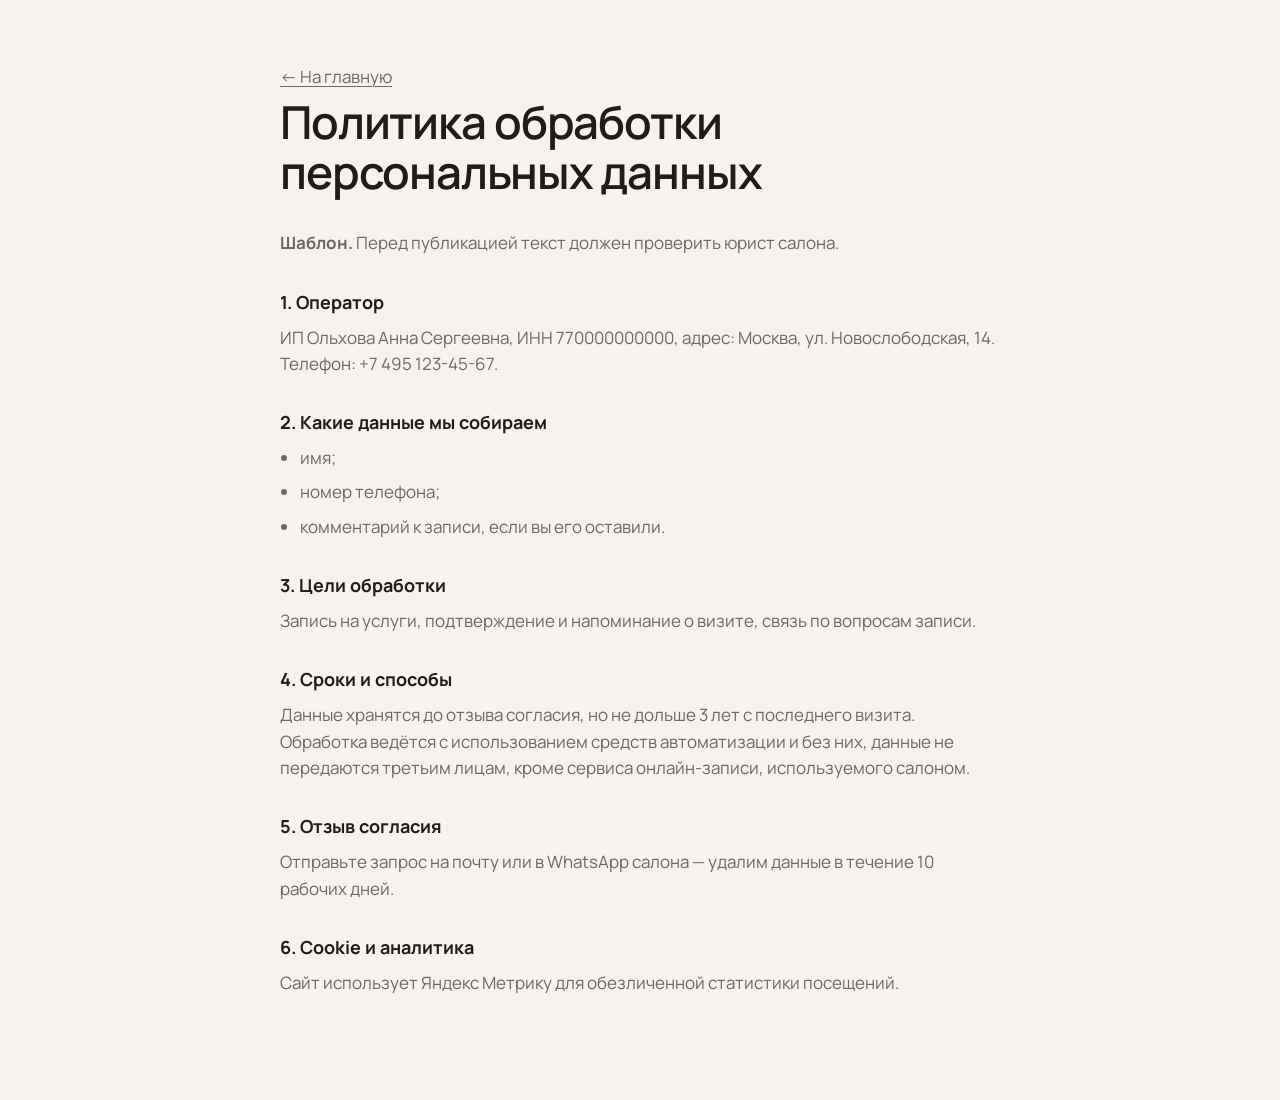
<file: privacy.html>
<!doctype html>
<html lang="ru">
<head>
  <meta charset="utf-8">
  <meta name="viewport" content="width=device-width, initial-scale=1">
  <title>Политика конфиденциальности — салон красоты «Ольха»</title>
  <meta name="robots" content="noindex">
  <link rel="icon" href="favicon.svg" type="image/svg+xml">
  <link rel="stylesheet" href="https://fonts.googleapis.com/css2?family=Manrope:wght@400;600&display=swap">
  <link rel="stylesheet" href="styles.css">
  <style>body{padding-bottom:0}.legal{max-width:760px;padding:64px 20px 96px;margin:0 auto}.legal h1{font-family:var(--f-display);font-weight:600;letter-spacing:-.025em;font-size:var(--fs-h2);line-height:1.1;margin-bottom:32px}.legal h2{font-size:1.125rem;margin:32px 0 8px}.legal p,.legal li{color:var(--c-muted);margin-bottom:8px}.legal ul{list-style:disc;padding-left:20px}</style>
</head>
<body>
  <main class="legal">
    <p><a href="index.html">← На главную</a></p>
    <h1>Политика обработки персональных данных</h1>
    <p><strong>Шаблон.</strong> Перед публикацией текст должен проверить юрист салона.</p>
    <h2>1. Оператор</h2>
    <p>ИП Ольхова Анна Сергеевна, ИНН 770000000000, адрес: Москва, ул. Новослободская, 14. Телефон: +7 495 123-45-67.</p>
    <h2>2. Какие данные мы собираем</h2>
    <ul><li>имя;</li><li>номер телефона;</li><li>комментарий к записи, если вы его оставили.</li></ul>
    <h2>3. Цели обработки</h2>
    <p>Запись на услуги, подтверждение и напоминание о визите, связь по вопросам записи.</p>
    <h2>4. Сроки и способы</h2>
    <p>Данные хранятся до отзыва согласия, но не дольше 3 лет с последнего визита. Обработка ведётся с использованием средств автоматизации и без них, данные не передаются третьим лицам, кроме сервиса онлайн-записи, используемого салоном.</p>
    <h2>5. Отзыв согласия</h2>
    <p>Отправьте запрос на почту или в WhatsApp салона — удалим данные в течение 10 рабочих дней.</p>
    <h2>6. Cookie и аналитика</h2>
    <p>Сайт использует Яндекс Метрику для обезличенной статистики посещений.</p>
  </main>
</body>
</html>
</file>
<file: styles.css>
/* =========================================================
   Салон «Ольха» — стили
   Mobile-first. Брейкпоинты: 768 / 1024 / 1440
   ========================================================= */

/* ---------- Токены ---------- */
:root {
  /* Цвета (4 базовых + производные от них) */
  --c-bg: #F6F2EE;
  --c-text: #1F1D1B;
  --c-muted: #6E6862;          /* контраст на фоне 4.9:1 — AA */
  --c-accent: #A65B40;         /* терракота, затемнена относительно #B4664A, чтобы белый текст на кнопке давал 5:1 */
  --c-accent-hover: #8E4C34;
  --c-surface: #FFFFFF;        /* карточки формы */
  --c-line: rgba(31, 29, 27, .12);
  --c-line-strong: rgba(31, 29, 27, .24);
  --c-ph: #E9E2DB;             /* фон плейсхолдеров фото */
  --c-accent-soft: rgba(166, 91, 64, .08);
  --c-error: #A3341F;

  /* Шрифты */
  --f-display: "Manrope", "Helvetica Neue", Arial, sans-serif;
  --f-body: "Manrope", "Helvetica Neue", Arial, sans-serif;

  /* Типографическая шкала */
  --fs-h1: clamp(2.25rem, 1.5rem + 3vw, 4rem);      /* 36 → 64 */
  --fs-h2: clamp(1.875rem, 1.4rem + 1.8vw, 2.875rem); /* 30 → 46 */
  --fs-h3: 1.125rem;                                /* 18 */
  --fs-lead: clamp(1.0625rem, 1rem + .3vw, 1.25rem);/* 17 → 20 */
  --fs-body: 1.0625rem;                             /* 17 */
  --fs-sm: .9375rem;                                /* 15 */
  --fs-xs: .8125rem;                                /* 13 */

  /* Отступы: шаг 8px */
  --s-1: 8px;  --s-2: 16px; --s-3: 24px; --s-4: 32px;
  --s-5: 40px; --s-6: 48px; --s-8: 64px; --s-10: 80px;
  --section-y: 64px;          /* 56–72 на мобильных */

  --radius: 14px;
  --radius-sm: 10px;
  --container: 1280px;
  --gutter: 20px;
  --header-h: 64px;
  --mobile-bar-h: 64px;

  --ease: cubic-bezier(.2, .7, .2, 1);
  --t: 200ms var(--ease);
}

@media (min-width: 768px) {
  :root { --gutter: 32px; --section-y: 96px; --header-h: 80px; }
}
@media (min-width: 1024px) {
  :root { --section-y: 112px; }
}
@media (min-width: 1440px) {
  :root { --section-y: 128px; --gutter: 40px; }
}

/* ---------- База ---------- */
*, *::before, *::after { box-sizing: border-box; }
html { scroll-behavior: smooth; scroll-padding-top: calc(var(--header-h) + 8px); -webkit-text-size-adjust: 100%; }
@media (prefers-reduced-motion: reduce) { html { scroll-behavior: auto; } }

body {
  margin: 0;
  background: var(--c-bg);
  color: var(--c-text);
  font-family: var(--f-body);
  font-size: var(--fs-body);
  line-height: 1.55;
  -webkit-font-smoothing: antialiased;
  padding-bottom: calc(var(--mobile-bar-h) + env(safe-area-inset-bottom));
}
@media (min-width: 1024px) { body { padding-bottom: 0; } }

h1, h2, h3, p, ul, ol, dl, dd, figure, blockquote { margin: 0; }
ul, ol { padding: 0; list-style: none; }
img, svg { display: block; max-width: 100%; }
img { height: auto; }
a { color: inherit; text-decoration-thickness: 1px; text-underline-offset: 3px; }
button, input, select, textarea { font: inherit; color: inherit; }
button { cursor: pointer; }
[hidden] { display: none !important; }

:focus-visible { outline: 2px solid var(--c-accent); outline-offset: 3px; border-radius: 4px; }

.skip-link {
  position: absolute; left: var(--s-2); top: -100px; z-index: 100;
  background: var(--c-text); color: #fff; padding: var(--s-1) var(--s-2); border-radius: var(--radius-sm);
}
.skip-link:focus { top: var(--s-2); }

.container { width: 100%; max-width: calc(var(--container) + var(--gutter) * 2); margin: 0 auto; padding: 0 var(--gutter); }

.icon { width: 20px; height: 20px; flex-shrink: 0; fill: none; stroke: currentColor; stroke-width: 1.5; stroke-linecap: round; stroke-linejoin: round; }
.icon--lg { width: 24px; height: 24px; }
.icon--star { fill: var(--c-accent); stroke: var(--c-accent); width: 16px; height: 16px; }

/* ---------- Типографика ---------- */
.eyebrow {
  font-size: var(--fs-xs); font-weight: 600; letter-spacing: .12em; text-transform: uppercase;
  color: var(--c-muted); margin-bottom: var(--s-2);
}
.section { padding: var(--section-y) 0; }
.section__title {
  font-family: var(--f-display); font-weight: 600; font-size: var(--fs-h2);
  line-height: 1.12; letter-spacing: -.03em; max-width: 20ch;
}
.section__head { margin-bottom: var(--s-5); }
.section__head--split { display: grid; gap: var(--s-3); }
.section__note { color: var(--c-muted); font-size: var(--fs-sm); max-width: 46ch; }
.section__note a { color: var(--c-text); }

@media (min-width: 1024px) {
  .section__head { margin-bottom: var(--s-8); }
  .section__head--split { grid-template-columns: repeat(12, 1fr); gap: var(--s-4); align-items: end; }
  .section__head--split > :first-child { grid-column: 1 / span 7; }
  .section__head--split > :last-child { grid-column: 8 / span 5; justify-self: end; }
}

/* ---------- Кнопки ---------- */
.btn {
  --btn-h: 48px;
  display: inline-flex; align-items: center; justify-content: center; gap: var(--s-1);
  min-height: var(--btn-h); padding: 0 var(--s-3);
  border: 1px solid transparent; border-radius: var(--radius-sm);
  font-size: var(--fs-sm); font-weight: 600; line-height: 1.2; text-decoration: none; white-space: nowrap;
  transition: background-color var(--t), border-color var(--t), color var(--t), transform var(--t);
  -webkit-tap-highlight-color: transparent;
}
.btn:active:not(:disabled) { transform: translateY(1px); }
.btn:disabled, .btn[aria-disabled="true"] { opacity: .45; cursor: not-allowed; }
.btn--sm { --btn-h: 44px; padding: 0 var(--s-2); }
.btn--lg { --btn-h: 56px; padding: 0 var(--s-4); font-size: 1rem; }

.btn--primary { background: var(--c-accent); color: #fff; }
.btn--primary:hover:not(:disabled) { background: var(--c-accent-hover); }
.btn--outline { border-color: var(--c-line-strong); background: transparent; }
.btn--outline:hover:not(:disabled) { border-color: var(--c-text); }
.btn--ghost { background: transparent; border-color: var(--c-line-strong); }
.btn--ghost:hover { border-color: var(--c-text); }
.btn--text { background: none; padding: 0 var(--s-1); color: var(--c-muted); }
.btn--text:hover { color: var(--c-text); }
.btn .icon { width: 18px; height: 18px; }

.btn.is-loading { pointer-events: none; }
.btn.is-loading .btn__label { opacity: .6; }
.spinner { display: none; width: 16px; height: 16px; border: 2px solid rgba(255,255,255,.4); border-top-color: #fff; border-radius: 50%; animation: spin .8s linear infinite; }
.btn.is-loading .spinner { display: inline-block; }
@keyframes spin { to { transform: rotate(360deg); } }

.icon-btn {
  display: inline-grid; place-items: center; width: 44px; height: 44px;
  border: 0; border-radius: 50%; background: transparent; transition: background-color var(--t);
}
.icon-btn:hover { background: var(--c-accent-soft); }

.link-arrow { display: inline-flex; align-items: center; gap: 6px; font-weight: 600; font-size: var(--fs-sm); text-decoration: none; border-bottom: 1px solid var(--c-line-strong); padding-bottom: 2px; transition: border-color var(--t); }
.link-arrow:hover { border-color: var(--c-text); }
.link-arrow .icon { width: 16px; height: 16px; }

/* ---------- Плейсхолдеры фото ---------- */
.ph {
  position: relative; display: block; width: 100%;
  background: var(--c-ph); border-radius: var(--radius); overflow: hidden;
}
.ph--4x5 { aspect-ratio: 4 / 5; }
.ph--3x4 { aspect-ratio: 3 / 4; }
.ph--1x1 { aspect-ratio: 1 / 1; }
.ph__label {
  position: absolute; inset: auto var(--s-2) var(--s-2) var(--s-2);
  display: flex; gap: var(--s-1); align-items: flex-start;
  font-size: var(--fs-xs); line-height: 1.4; color: var(--c-muted);
}
.ph__label .icon { width: 16px; height: 16px; }
.ph--ba { display: grid; grid-template-columns: 1fr 1fr; gap: 2px; background: var(--c-bg); }
.ph__half { position: relative; background: var(--c-ph); }
.ph__half:last-child { background: #E2D8CE; }

/* ---------- Анимация появления ---------- */
.js .reveal { opacity: 0; transform: translateY(12px); transition: opacity 350ms var(--ease), transform 350ms var(--ease); }
.js .reveal.is-visible { opacity: 1; transform: none; }
@media (prefers-reduced-motion: reduce) { .reveal { opacity: 1; transform: none; transition: none; } }

/* =========================================================
   1. Шапка
   ========================================================= */
.header {
  position: sticky; top: 0; z-index: 50;
  background: rgba(246, 242, 238, .96);
  border-bottom: 1px solid transparent;
  transition: border-color var(--t);
}
.header.is-scrolled { border-bottom-color: var(--c-line); }
.header__inner { display: flex; align-items: center; gap: var(--s-3); height: var(--header-h); transition: height 250ms var(--ease); }
.header.is-scrolled .header__inner { height: calc(var(--header-h) - 16px); }

.logo { display: flex; flex-direction: column; text-decoration: none; line-height: 1; margin-right: auto; }
.logo__mark { font-family: var(--f-display); font-size: 1.5rem; font-weight: 700; letter-spacing: -.03em; }
.logo__sub { font-size: .6875rem; letter-spacing: .14em; text-transform: uppercase; color: var(--c-muted); margin-top: 4px; }

.header__actions { display: flex; align-items: center; gap: var(--s-2); }
.header__phone { display: none; align-items: center; gap: var(--s-1); font-weight: 600; font-size: var(--fs-sm); text-decoration: none; min-height: 44px; }
.header__phone:hover { color: var(--c-accent); }
.header__cta { display: none; }

.burger { display: inline-grid; place-items: center; width: 44px; height: 44px; border: 0; background: none; margin-right: -10px; }
.burger__close { display: none; }
.burger[aria-expanded="true"] .burger__open { display: none; }
.burger[aria-expanded="true"] .burger__close { display: block; }

/* Мобильное меню */
.nav {
  position: fixed; inset: var(--header-h) 0 0 0; z-index: 40;
  background: var(--c-bg); padding: var(--s-4) var(--gutter);
  display: flex; flex-direction: column; justify-content: space-between;
  opacity: 0; visibility: hidden; transform: translateY(-8px);
  transition: opacity var(--t), transform var(--t), visibility 0s linear 200ms;
}
.header.is-scrolled .nav { inset-block-start: calc(var(--header-h) - 16px); }
.nav.is-open { opacity: 1; visibility: visible; transform: none; transition: opacity var(--t), transform var(--t); }
.nav__list { display: flex; flex-direction: column; }
.nav__link {
  display: block; padding: 14px 0; font-family: var(--f-display); font-size: 1.75rem; font-weight: 600; letter-spacing: -.03em; line-height: 1.15;
  text-decoration: none; border-bottom: 1px solid var(--c-line);
}
.nav__mobile-extra { padding-bottom: calc(var(--mobile-bar-h) + var(--s-2)); }
.nav__phone { font-size: 1.25rem; font-weight: 600; text-decoration: none; }
.nav__meta { color: var(--c-muted); font-size: var(--fs-sm); margin-top: var(--s-1); }
body.menu-open { overflow: hidden; }

@media (min-width: 768px) {
  .header__phone { display: inline-flex; }
}

@media (min-width: 1024px) {
  .burger { display: none; }
  .header__cta { display: inline-flex; }
  .logo { margin-right: 0; }
  .nav {
    position: static; inset: auto; opacity: 1; visibility: visible; transform: none;
    background: none; padding: 0; flex-direction: row; margin: 0 auto;
  }
  .nav__list { flex-direction: row; gap: var(--s-1); }
  .nav__link {
    font-family: var(--f-body); font-size: var(--fs-sm); font-weight: 500; padding: 10px 12px; border: 0;
    color: var(--c-muted); position: relative; transition: color var(--t);
  }
  .nav__link::after {
    content: ""; position: absolute; left: 12px; right: 12px; bottom: 4px; height: 1px;
    background: currentColor; transform: scaleX(0); transform-origin: left; transition: transform var(--t);
  }
  .nav__link:hover, .nav__link.is-active { color: var(--c-text); }
  .nav__link.is-active::after { transform: scaleX(1); }
  .nav__mobile-extra { display: none; }
}

/* =========================================================
   2. Первый экран
   ========================================================= */
.hero { padding: var(--s-4) 0 var(--section-y); }
.hero__grid { display: grid; gap: var(--s-5); }
.hero__title {
  font-family: var(--f-display); font-weight: 600; font-size: var(--fs-h1);
  line-height: 1.08; letter-spacing: -.035em; max-width: 20ch;
}
.hero__lead { font-size: var(--fs-lead); color: var(--c-muted); margin-top: var(--s-3); max-width: 44ch; }
.hero__actions { display: flex; flex-wrap: wrap; gap: var(--s-2); margin-top: var(--s-4); }
.hero__actions .btn { flex: 1 1 auto; }
.hero__trust {
  display: flex; flex-wrap: wrap; gap: var(--s-1) var(--s-3); margin-top: var(--s-4);
  font-size: var(--fs-sm); color: var(--c-muted);
}
.hero__trust li { display: flex; align-items: center; gap: 6px; }
.hero__trust .icon { width: 16px; height: 16px; }
.hero__rating { display: inline-flex; align-items: center; gap: 6px; text-decoration: none; color: var(--c-text); }
.hero__rating:hover { text-decoration: underline; }
.hero__media { position: relative; }
.hero__badge {
  position: absolute; left: var(--s-2); top: var(--s-2);
  background: var(--c-bg); border-radius: var(--radius-sm); padding: 12px var(--s-2);
  font-size: var(--fs-xs); color: var(--c-muted); line-height: 1.3; max-width: 160px;
}
.hero__badge span { display: block; font-family: var(--f-display); font-size: 1.75rem; color: var(--c-text); line-height: 1; margin-bottom: 4px; }

@media (min-width: 768px) {
  .hero { padding-top: var(--s-6); }
  .hero__actions .btn { flex: 0 0 auto; }
}
@media (min-width: 1024px) {
  .hero { padding-top: var(--s-8); }
  .hero__grid { grid-template-columns: repeat(12, 1fr); gap: var(--s-4); align-items: center; }
  .hero__content { grid-column: 1 / span 7; }
  .hero__media { grid-column: 8 / span 5; }
  .hero__badge { left: calc(-1 * var(--s-6)); top: auto; bottom: var(--s-6); }
}

/* =========================================================
   3. Полоса доверия
   ========================================================= */
.facts { border-top: 1px solid var(--c-line); border-bottom: 1px solid var(--c-line); }
.facts__list { display: grid; grid-template-columns: 1fr 1fr; }
.facts__item { padding: var(--s-3) 0; display: flex; flex-direction: column; gap: 4px; }
.facts__item:nth-child(odd) { padding-right: var(--s-2); }
.facts__item:nth-child(even) { padding-left: var(--s-2); border-left: 1px solid var(--c-line); }
.facts__item:nth-child(-n+2) { border-bottom: 1px solid var(--c-line); }
.facts__num { font-family: var(--f-display); font-size: 1.5rem; line-height: 1.15; font-weight: 600; letter-spacing: -.03em; }
.facts__text { font-size: var(--fs-xs); color: var(--c-muted); line-height: 1.4; }

@media (min-width: 1024px) {
  .facts__list { grid-template-columns: repeat(4, 1fr); }
  .facts__item, .facts__item:nth-child(n) { padding: var(--s-4) var(--s-3); border-bottom: 0; border-left: 1px solid var(--c-line); }
  .facts__item:first-child { border-left: 0; padding-left: 0; }
  .facts__num { font-size: 2rem; }
  .facts__text { font-size: var(--fs-sm); }
}

/* =========================================================
   4. Услуги и цены
   ========================================================= */
.anchor-alias { display: block; position: relative; top: calc(-1 * var(--s-2)); }

.tabs__list {
  display: flex; gap: var(--s-1); overflow-x: auto; scrollbar-width: none;
  margin: 0 calc(-1 * var(--gutter)) var(--s-3); padding: 2px var(--gutter);
  scroll-snap-type: x proximity;
}
.tabs__list::-webkit-scrollbar { display: none; }
.tabs__tab {
  flex: 0 0 auto; min-height: 44px; padding: 0 var(--s-2);
  border: 1px solid var(--c-line-strong); border-radius: 999px; background: transparent;
  font-size: var(--fs-sm); font-weight: 500; white-space: nowrap; scroll-snap-align: start;
  transition: background-color var(--t), color var(--t), border-color var(--t);
}
.tabs__tab:hover { border-color: var(--c-text); }
.tabs__tab[aria-selected="true"] { background: var(--c-text); border-color: var(--c-text); color: var(--c-bg); }
.tabs__panel:focus-visible { outline-offset: 8px; }

.price-head { display: none; }
.price-list { border-top: 1px solid var(--c-line-strong); }
.price-row {
  display: grid; grid-template-columns: 1fr auto; gap: 4px var(--s-2);
  padding: var(--s-3) 0; border-bottom: 1px solid var(--c-line);
  grid-template-areas:
    "name name"
    "time time"
    "p1   btn"
    "p2   btn";
  align-items: center;
}
.price-row__name { grid-area: name; }
.price-row__name h3 { font-size: var(--fs-h3); font-weight: 600; line-height: 1.35; }
.price-row__name p { font-size: var(--fs-sm); color: var(--c-muted); margin-top: 2px; }
.price-row__time { grid-area: time; font-size: var(--fs-xs); color: var(--c-muted); margin-bottom: var(--s-1); }
.price-row__price { font-weight: 600; font-variant-numeric: tabular-nums; }
.price-row__price:nth-of-type(2) { grid-area: p1; }
.price-row__price:nth-of-type(3) { grid-area: p2; }
.price-row__price::before { content: attr(data-level) " · "; font-weight: 400; color: var(--c-muted); font-size: var(--fs-sm); }
.price-row__price--na { display: none; }
.price-row__btn { grid-area: btn; }

@media (min-width: 768px) {
  .tabs__list { margin: 0 0 var(--s-4); padding: 2px; flex-wrap: wrap; overflow: visible; }
  .price-head, .price-row {
    grid-template-columns: minmax(0, 1fr) 110px 120px 120px 140px;
    grid-template-areas: "name time p1 p2 btn";
    gap: var(--s-3);
  }
  .price-head {
    display: grid; padding: 0 0 var(--s-1); font-size: var(--fs-xs); color: var(--c-muted);
    letter-spacing: .06em; text-transform: uppercase;
  }
  .price-head span:nth-child(3), .price-head span:nth-child(4) { text-align: right; }
  .price-row { padding: 20px 0; transition: background-color var(--t); }
  .price-row:hover { background: var(--c-accent-soft); box-shadow: -12px 0 0 var(--c-accent-soft), 12px 0 0 var(--c-accent-soft); }
  .price-row__time { margin: 0; font-size: var(--fs-sm); }
  .price-row__price { text-align: right; }
  .price-row__price::before { content: none; }
  .price-row__price--na { display: block; color: var(--c-muted); font-weight: 400; }
  .price-row__btn { justify-self: end; }
}

.promo {
  display: grid; gap: var(--s-2); margin-top: var(--s-5);
  padding: var(--s-3); border: 1px solid var(--c-accent); border-radius: var(--radius);
  background: var(--c-accent-soft);
}
.promo__icon { color: var(--c-accent); }
.promo__title { font-family: var(--f-display); font-size: 1.375rem; line-height: 1.25; font-weight: 600; letter-spacing: -.02em; }
.promo__desc { color: var(--c-muted); font-size: var(--fs-sm); margin-top: 4px; }
@media (min-width: 768px) {
  .promo { grid-template-columns: auto 1fr auto; align-items: center; gap: var(--s-3); padding: var(--s-3) var(--s-4); }
}

/* =========================================================
   5. Мастера
   ========================================================= */
.masters { background: var(--c-surface); }
.masters__list {
  display: grid; grid-auto-flow: column; grid-auto-columns: 78%;
  gap: var(--s-2); overflow-x: auto; scroll-snap-type: x mandatory; scrollbar-width: none;
  margin: 0 calc(-1 * var(--gutter)); padding: 0 var(--gutter) var(--s-1);
  scroll-padding: 0 var(--gutter);
}
.masters__list::-webkit-scrollbar { display: none; }
.master { scroll-snap-align: start; display: flex; flex-direction: column; }
.master__photo { background: var(--c-ph); }
.master__body { display: flex; flex-direction: column; flex: 1; padding-top: var(--s-2); }
.master__level { font-size: var(--fs-xs); font-weight: 600; letter-spacing: .1em; text-transform: uppercase; color: var(--c-accent); }
.master__name { font-family: var(--f-display); font-weight: 600; font-size: 1.375rem; line-height: 1.2; letter-spacing: -.02em; margin-top: 6px; }
.master__spec { font-size: var(--fs-sm); color: var(--c-muted); margin-top: 4px; }
.master__about { font-size: var(--fs-sm); margin-top: var(--s-2); }
.master__actions { display: flex; flex-wrap: wrap; gap: var(--s-1); margin-top: auto; padding-top: var(--s-3); }
.master__actions .btn { flex: 1 1 auto; }

@media (min-width: 768px) {
  .masters__list { grid-auto-columns: 42%; }
}
@media (min-width: 1024px) {
  .masters__list {
    grid-auto-flow: row; grid-template-columns: repeat(12, 1fr); grid-auto-columns: auto;
    overflow: visible; margin: 0; padding: 0; gap: var(--s-6) var(--s-4);
  }
  /* 5 карточек: 3 + 2 со смещением — без «ровного ряда из трёх» */
  .master { grid-column: span 4; }
  .master:nth-child(4) { grid-column: 3 / span 4; }
  .master:nth-child(5) { grid-column: 7 / span 4; }
  .master:nth-child(2) { margin-top: var(--s-8); }
}

/* =========================================================
   6. Работы
   ========================================================= */
.filter { display: flex; flex-wrap: wrap; gap: var(--s-1); }
.filter__btn {
  min-height: 44px; padding: 0 var(--s-2); border-radius: 999px;
  border: 1px solid var(--c-line-strong); background: transparent; font-size: var(--fs-sm); font-weight: 500;
  transition: background-color var(--t), color var(--t), border-color var(--t);
}
.filter__btn:hover { border-color: var(--c-text); }
.filter__btn.is-active { background: var(--c-text); border-color: var(--c-text); color: var(--c-bg); }

.works__grid { display: grid; grid-template-columns: 1fr 1fr; gap: var(--s-1); }
.work.is-hidden { display: none; }
.work__btn { position: relative; display: block; width: 100%; padding: 0; border: 0; background: none; border-radius: var(--radius); overflow: hidden; }
.work__btn .ph { transition: transform 400ms var(--ease); }
.work__btn:hover .ph { transform: scale(1.02); }
.work__tag {
  position: absolute; top: var(--s-1); left: var(--s-1);
  background: var(--c-bg); color: var(--c-text); font-size: var(--fs-xs); font-weight: 600;
  padding: 4px 10px; border-radius: 999px;
}
@media (min-width: 768px) {
  .works__grid { grid-template-columns: repeat(3, 1fr); gap: var(--s-2); }
}
@media (min-width: 1024px) {
  .works__grid { grid-template-columns: repeat(4, 1fr); }
}

/* =========================================================
   7. Почему мы
   ========================================================= */
.why { background: var(--c-surface); }
.why__grid { display: grid; gap: var(--s-6); }
.why__media { position: relative; max-width: 520px; }
.why__media-small { display: none; }
.why__img { display: block; width: 100%; height: auto; aspect-ratio: 4 / 5; object-fit: cover; border-radius: var(--radius); background: var(--c-ph); }
.why__img-sm { height: auto; aspect-ratio: 1; object-fit: cover; background: var(--c-ph); }
.why__list { margin-top: var(--s-5); counter-reset: why; }
.why__item {
  display: grid; grid-template-columns: 24px 1fr; gap: var(--s-2);
  padding: var(--s-3) 0; border-top: 1px solid var(--c-line);
}
.why__item .icon { color: var(--c-accent); margin-top: 2px; }
.why__item h3 { font-size: var(--fs-h3); font-weight: 600; line-height: 1.35; }
.why__item p { color: var(--c-muted); font-size: var(--fs-sm); margin-top: 6px; max-width: 52ch; }

@media (min-width: 1024px) {
  .why__grid { grid-template-columns: repeat(12, 1fr); gap: var(--s-4); align-items: start; }
  .why__media { grid-column: 1 / span 5; position: sticky; top: calc(var(--header-h) + var(--s-4)); padding-bottom: var(--s-10); }
  .why__media-small { display: block; position: absolute; width: 46%; right: calc(-1 * var(--s-8)); bottom: 0; border: 8px solid var(--c-surface); border-radius: calc(var(--radius) + 8px); }
  .why__content { grid-column: 7 / span 6; }
}

/* =========================================================
   8. Отзывы
   ========================================================= */
.reviews__grid { display: grid; gap: var(--s-5); }
.stars { display: flex; gap: 4px; margin-top: var(--s-2); }
.stars .icon { width: 20px; height: 20px; }
.reviews__src { color: var(--c-muted); font-size: var(--fs-sm); margin-top: var(--s-2); }
.reviews__links { display: flex; flex-direction: column; align-items: flex-start; gap: var(--s-2); margin-top: var(--s-3); }
.reviews__list { display: grid; gap: var(--s-2); }
.review {
  padding: var(--s-3); border: 1px solid var(--c-line); border-radius: var(--radius);
  display: flex; flex-direction: column; gap: var(--s-2);
}
.review__meta { display: flex; justify-content: space-between; align-items: center; font-size: var(--fs-xs); color: var(--c-muted); }
.review__rating { color: var(--c-accent); letter-spacing: 2px; font-size: var(--fs-sm); }
.review__text { font-size: var(--fs-body); line-height: 1.55; }
.review__author { font-size: var(--fs-sm); color: var(--c-muted); margin-top: auto; }
.review__author strong { color: var(--c-text); font-weight: 600; }
/* Автор отзыва: кружок с буквой, как у пользователей без фото на Яндекс Картах и в 2ГИС */
div.review__author { display: flex; align-items: center; gap: 12px; }
.review__avatar {
  flex-shrink: 0; width: 40px; height: 40px; border-radius: 50%;
  display: grid; place-items: center; font-size: 1rem; font-weight: 600; line-height: 1;
  background: var(--av-bg); color: var(--av-fg);
}
.av-1 { --av-bg: #EBCFC2; --av-fg: #7E3F28; }
.av-2 { --av-bg: #DCDDC8; --av-fg: #46503C; }
.av-3 { --av-bg: #EED6D6; --av-fg: #7F4040; }
.av-4 { --av-bg: #D6DEE5; --av-fg: #3F5163; }
.av-5 { --av-bg: #E6DCC6; --av-fg: #6B5230; }
.av-6 { --av-bg: #DED6E8; --av-fg: #554668; }
.review__who { display: flex; flex-direction: column; line-height: 1.3; min-width: 0; }
.review__who strong { color: var(--c-text); font-weight: 600; }
.review__who span { font-size: var(--fs-xs); color: var(--c-muted); }
.review__src {
  margin-left: auto; flex-shrink: 0; display: inline-flex; align-items: center; gap: 6px;
  font-size: var(--fs-xs); color: var(--c-muted); white-space: nowrap;
}
.review__src::before { content: ""; width: 8px; height: 8px; border-radius: 50%; background: currentColor; }
.review__src--yandex::before { background: #FC3F1D; }
.review__src--2gis::before { background: #19AA1E; }
.review--featured .review__avatar { width: 48px; height: 48px; font-size: 1.125rem; }

@media (min-width: 768px) {
  .reviews__list { grid-template-columns: 1fr 1fr; }
}
@media (min-width: 1024px) {
  .reviews__grid { grid-template-columns: repeat(12, 1fr); gap: var(--s-4); align-items: start; }
  .reviews__summary { grid-column: 1 / span 4; position: sticky; top: calc(var(--header-h) + var(--s-4)); }
  .reviews__list { grid-column: 5 / span 8; }
  .review:nth-child(even) { margin-top: var(--s-6); margin-bottom: calc(-1 * var(--s-6)); }
  .reviews__list { padding-bottom: var(--s-6); }
}

/* =========================================================
   9. Онлайн-запись
   ========================================================= */
.booking { background: var(--c-text); color: var(--c-bg); }
.booking .eyebrow, .booking__lead { color: #B9B1A9; }
.booking__grid { display: grid; gap: var(--s-5); }
/* Элемент сетки по умолчанию не сжимается уже содержимого: без min-width: 0 лента дат (14 × 64px)
   растягивала карточку записи и всю страницу на мобильных. Защищаем все раскладки-сетки */
.hero__grid > *, .section__head--split > *, .why__grid > *, .reviews__grid > *, .booking__grid > *,
.faq__grid > *, .contacts__grid > *, .footer__grid > *, .booking-form, .step { min-width: 0; }
.booking__lead { margin-top: var(--s-3); max-width: 42ch; }
.booking__perks { margin-top: var(--s-4); display: grid; gap: 12px; font-size: var(--fs-sm); }
.booking__perks li { display: flex; gap: var(--s-1); align-items: center; }
.booking__perks .icon { color: #D9967B; width: 18px; height: 18px; }
.booking__perks a { color: var(--c-bg); font-weight: 600; }

.booking__card {
  background: var(--c-bg); color: var(--c-text); border-radius: var(--radius);
  padding: var(--s-3) var(--s-2); min-height: 480px;
}
@media (min-width: 768px) { .booking__card { padding: var(--s-5); } }
@media (min-width: 1024px) {
  .booking__grid { grid-template-columns: repeat(12, 1fr); gap: var(--s-4); align-items: start; }
  .booking__intro { grid-column: 1 / span 5; position: sticky; top: calc(var(--header-h) + var(--s-4)); }
  .booking__card { grid-column: 6 / span 7; }
}

.steps { display: grid; grid-template-columns: repeat(4, 1fr); gap: var(--s-1); margin-bottom: var(--s-4); counter-reset: steps; }
.steps__item {
  display: flex; flex-direction: column; gap: 6px; font-size: var(--fs-xs); color: var(--c-muted);
  padding-top: var(--s-1); border-top: 2px solid var(--c-line);
}
.steps__item span { font-weight: 600; }
.steps__item.is-current, .steps__item.is-done { color: var(--c-text); border-top-color: var(--c-accent); }

.step { border: 0; padding: 0; margin: 0; min-width: 0; display: none; }
.step.is-active { display: block; animation: stepIn 300ms var(--ease); }
@keyframes stepIn { from { opacity: 0; transform: translateY(8px); } }
@media (prefers-reduced-motion: reduce) { .step.is-active { animation: none; } }
.step__title { font-family: var(--f-display); font-size: 1.5rem; font-weight: 600; letter-spacing: -.02em; line-height: 1.2; padding: 0; margin-bottom: var(--s-3); }
.step__hint { font-size: var(--fs-sm); color: var(--c-muted); min-height: 1.5em; }
.step__nav { display: flex; justify-content: space-between; align-items: center; gap: var(--s-2); margin-top: var(--s-4); }
.step__nav .btn--primary { min-width: 160px; }

.field { margin-bottom: var(--s-2); }
.field__label { display: block; font-size: var(--fs-sm); font-weight: 600; margin-bottom: var(--s-1); }
.field__optional { font-weight: 400; color: var(--c-muted); }
.field__error { color: var(--c-error); font-size: var(--fs-xs); margin-top: 6px; min-height: 0; }
.field__error:empty { display: none; }

.input, .select select {
  width: 100%; min-height: 52px; padding: 12px var(--s-2);
  background: var(--c-surface); border: 1px solid var(--c-line-strong); border-radius: var(--radius-sm);
  font-size: 1rem; /* 16px — без автозума на iOS */
  transition: border-color var(--t), box-shadow var(--t);
}
.input:hover, .select select:hover { border-color: var(--c-muted); }
.input:focus, .select select:focus { outline: none; border-color: var(--c-accent); box-shadow: 0 0 0 3px var(--c-accent-soft); }
.input[aria-invalid="true"], .select select[aria-invalid="true"] { border-color: var(--c-error); }
.input--area { min-height: 80px; resize: vertical; }
.input::placeholder { color: #9A938C; }
.select { position: relative; }
.select select { appearance: none; padding-right: var(--s-6); cursor: pointer; }
.select__icon { position: absolute; right: var(--s-2); top: 50%; transform: translateY(-50%); pointer-events: none; color: var(--c-muted); }

/* Выбор мастера / даты / времени */
.choice-list { display: grid; gap: var(--s-1); }
.choice {
  position: relative; display: flex; align-items: center; gap: 12px;
  min-height: 60px; padding: 10px var(--s-2);
  background: var(--c-surface); border: 1px solid var(--c-line-strong); border-radius: var(--radius-sm);
  cursor: pointer; transition: border-color var(--t), background-color var(--t);
}
.choice:hover { border-color: var(--c-muted); }
.choice input { position: absolute; opacity: 0; pointer-events: none; }
.choice:has(input:checked) { border-color: var(--c-accent); background: var(--c-accent-soft); }
.choice:has(input:focus-visible) { outline: 2px solid var(--c-accent); outline-offset: 2px; }
.choice__avatar { width: 40px; height: 40px; border-radius: 50%; background: var(--c-ph); display: grid; place-items: center; font-family: var(--f-display); font-size: 1rem; font-weight: 600; flex-shrink: 0; }
.choice__text { display: flex; flex-direction: column; line-height: 1.3; }
.choice__title { font-weight: 600; font-size: var(--fs-sm); }
.choice__sub { font-size: var(--fs-xs); color: var(--c-muted); }
.choice__check { margin-left: auto; color: var(--c-accent); opacity: 0; transition: opacity var(--t); }
.choice:has(input:checked) .choice__check { opacity: 1; }

.date-strip {
  display: grid; grid-auto-flow: column; grid-auto-columns: 64px; gap: var(--s-1); max-width: 100%;
  overflow-x: auto; scroll-snap-type: x mandatory; padding: 2px 2px var(--s-1); margin-bottom: var(--s-3); scrollbar-width: thin;
}
.slot {
  position: relative; display: flex; flex-direction: column; align-items: center; justify-content: center;
  min-height: 44px; border: 1px solid var(--c-line-strong); border-radius: var(--radius-sm);
  background: var(--c-surface); cursor: pointer; font-size: var(--fs-sm); font-weight: 600;
  scroll-snap-align: start; transition: border-color var(--t), background-color var(--t), color var(--t);
}
.slot input { position: absolute; opacity: 0; pointer-events: none; }
.slot:hover { border-color: var(--c-muted); }
.slot:has(input:checked) { background: var(--c-text); border-color: var(--c-text); color: var(--c-bg); }
.slot:has(input:focus-visible) { outline: 2px solid var(--c-accent); outline-offset: 2px; }
.slot:has(input:disabled) { opacity: .4; cursor: not-allowed; text-decoration: line-through; }
.slot--date { min-height: 68px; }
.slot__dow { font-size: var(--fs-xs); font-weight: 500; opacity: .75; }
.slot__day { font-size: 1.125rem; }
.time-grid { display: grid; grid-template-columns: repeat(4, 1fr); gap: var(--s-1); }
@media (min-width: 768px) { .time-grid { grid-template-columns: repeat(6, 1fr); } }

.checkbox { display: flex; gap: 12px; align-items: flex-start; cursor: pointer; font-size: var(--fs-sm); margin-top: var(--s-1); }
.checkbox input { position: absolute; opacity: 0; width: 1px; height: 1px; }
.checkbox__box {
  flex-shrink: 0; width: 24px; height: 24px; border: 1px solid var(--c-line-strong); border-radius: 6px;
  background: var(--c-surface); display: grid; place-items: center; transition: background-color var(--t), border-color var(--t);
}
.checkbox__box .icon { width: 16px; height: 16px; color: #fff; opacity: 0; stroke-width: 2; }
.checkbox input:checked + .checkbox__box { background: var(--c-accent); border-color: var(--c-accent); }
.checkbox input:checked + .checkbox__box .icon { opacity: 1; }
.checkbox input:focus-visible + .checkbox__box { outline: 2px solid var(--c-accent); outline-offset: 2px; }
.checkbox input[aria-invalid="true"] + .checkbox__box { border-color: var(--c-error); }
.checkbox__text { color: var(--c-muted); line-height: 1.45; }
.checkbox__text a { color: var(--c-text); }

.summary { margin-top: var(--s-3); padding: var(--s-2); border-radius: var(--radius-sm); background: var(--c-accent-soft); font-size: var(--fs-sm); }
.summary:empty { display: none; }
.summary dl { display: grid; grid-template-columns: auto 1fr; gap: 4px var(--s-2); }
.summary dt { color: var(--c-muted); }
.summary dd { font-weight: 600; }
.form-error { text-align: right; }

.success { text-align: left; padding: var(--s-2) 0; }
.success:focus { outline: none; }
.success__icon { width: 56px; height: 56px; border-radius: 50%; background: var(--c-accent); color: #fff; display: grid; place-items: center; }
.success__title { font-family: var(--f-display); font-size: 2rem; font-weight: 600; letter-spacing: -.03em; margin-top: var(--s-3); line-height: 1.1; }
.success__lead { color: var(--c-muted); margin-top: var(--s-1); }
.success__details { display: grid; grid-template-columns: auto 1fr; gap: var(--s-1) var(--s-3); margin-top: var(--s-4); padding: var(--s-3) 0; border-top: 1px solid var(--c-line); border-bottom: 1px solid var(--c-line); font-size: var(--fs-sm); }
.success__details dt { color: var(--c-muted); }
.success__details dd { font-weight: 600; }
.success__actions { display: flex; flex-wrap: wrap; gap: var(--s-2); margin-top: var(--s-4); }

.crm-widget { min-height: 480px; }

/* =========================================================
   10. FAQ
   ========================================================= */
.faq__grid { display: grid; gap: var(--s-5); }
.faq__grid .section__note { margin-top: var(--s-3); }
.faq__list { border-top: 1px solid var(--c-line-strong); }
.faq__item { border-bottom: 1px solid var(--c-line); }
.faq__item summary {
  display: flex; justify-content: space-between; align-items: center; gap: var(--s-2);
  min-height: 64px; padding: var(--s-2) 0; cursor: pointer; list-style: none;
  font-weight: 600; font-size: var(--fs-body); line-height: 1.4;
}
.faq__item summary::-webkit-details-marker { display: none; }
.faq__item summary .icon { transition: transform var(--t); color: var(--c-muted); }
.faq__item[open] summary .icon { transform: rotate(180deg); }
.faq__item summary:hover { color: var(--c-accent); }
.faq__item p { color: var(--c-muted); padding: 0 var(--s-6) var(--s-3) 0; max-width: 62ch; }
@media (min-width: 1024px) {
  .faq__grid { grid-template-columns: repeat(12, 1fr); gap: var(--s-4); }
  .faq__grid > :first-child { grid-column: 1 / span 4; }
  .faq__list { grid-column: 6 / span 7; }
}

/* =========================================================
   11. Контакты
   ========================================================= */
.contacts { padding-bottom: var(--section-y); }
.contacts__grid { display: grid; gap: var(--s-5); }
.contacts__list { display: grid; gap: var(--s-2); margin-top: var(--s-4); }
.contacts__list > div { display: grid; gap: 4px; padding-bottom: var(--s-2); border-bottom: 1px solid var(--c-line); }
.contacts__list dt { display: flex; align-items: center; gap: var(--s-1); font-size: var(--fs-xs); font-weight: 600; letter-spacing: .08em; text-transform: uppercase; color: var(--c-muted); }
.contacts__list dt .icon { width: 16px; height: 16px; }
.contacts__list dd { font-size: var(--fs-body); }
.contacts__list dd a { font-weight: 600; text-decoration: none; }
.contacts__list dd a:hover { color: var(--c-accent); }
.contacts__actions { display: flex; flex-wrap: wrap; gap: var(--s-1); margin-top: var(--s-4); }
.contacts__actions .btn--primary { flex: 1 1 100%; }
.contacts__actions .btn--outline { flex: 1 1 0; }
@media (min-width: 768px) {
  .contacts__actions .btn { flex: 0 0 auto; }
}

.map { position: relative; min-height: 360px; border-radius: var(--radius); overflow: hidden; background: var(--c-ph); }
.map iframe { position: absolute; inset: 0; width: 100%; height: 100%; border: 0; }
.map__placeholder { position: absolute; inset: 0; display: grid; place-content: center; justify-items: center; gap: var(--s-1); color: var(--c-muted); font-size: var(--fs-sm); }
@media (min-width: 1024px) {
  .contacts__grid { grid-template-columns: repeat(12, 1fr); gap: var(--s-4); }
  .contacts__info { grid-column: 1 / span 5; }
  .map { grid-column: 6 / span 7; min-height: 560px; }
}

/* =========================================================
   12. Подвал
   ========================================================= */
.footer { border-top: 1px solid var(--c-line); padding: var(--s-8) 0 var(--s-4); font-size: var(--fs-sm); color: var(--c-muted); }
.footer__grid { display: grid; grid-template-columns: 1fr 1fr; gap: var(--s-5) var(--s-3); }
.footer__brand, .footer__legal { grid-column: 1 / -1; }
.footer__brand p { margin-top: var(--s-2); }
.logo--footer { color: var(--c-text); }
.footer__title { font-size: var(--fs-xs); font-weight: 600; letter-spacing: .1em; text-transform: uppercase; color: var(--c-text); margin-bottom: var(--s-2); }
.footer__links { display: grid; gap: 4px; }
.footer__links a { display: inline-flex; min-height: 32px; align-items: center; text-decoration: none; }
.footer a:hover { color: var(--c-text); }
.footer__legal p + p { margin-top: var(--s-1); }
.footer__bottom { margin-top: var(--s-6); padding-top: var(--s-3); border-top: 1px solid var(--c-line); font-size: var(--fs-xs); }
@media (min-width: 1024px) {
  .footer__grid { grid-template-columns: repeat(12, 1fr); gap: var(--s-4); }
  .footer__brand { grid-column: 1 / span 4; }
  .footer__grid > :nth-child(2) { grid-column: 6 / span 2; }
  .footer__grid > :nth-child(3) { grid-column: 8 / span 2; }
  .footer__legal { grid-column: 10 / span 3; }
}

/* =========================================================
   Нижняя панель (мобильные)
   ========================================================= */
.mobile-bar {
  position: fixed; left: 0; right: 0; bottom: 0; z-index: 60;
  display: grid; grid-template-columns: 1fr 1fr 1.3fr; gap: var(--s-1);
  padding: var(--s-1) var(--s-1) calc(var(--s-1) + env(safe-area-inset-bottom));
  background: var(--c-bg); border-top: 1px solid var(--c-line);
}
.mobile-bar__btn {
  display: flex; flex-direction: column; align-items: center; justify-content: center; gap: 2px;
  min-height: 48px; border-radius: var(--radius-sm); text-decoration: none;
  font-size: .75rem; font-weight: 600; border: 1px solid var(--c-line-strong);
}
.mobile-bar__btn:active { background: var(--c-accent-soft); }
.mobile-bar__btn--primary { flex-direction: row; gap: var(--s-1); background: var(--c-accent); color: #fff; border-color: var(--c-accent); font-size: var(--fs-sm); }
.mobile-bar__btn--primary:active { background: var(--c-accent-hover); }
@media (min-width: 1024px) { .mobile-bar { display: none; } }

/* =========================================================
   Модалки
   ========================================================= */
dialog { border: 0; padding: 0; color: var(--c-text); }
dialog::backdrop { background: rgba(31, 29, 27, .6); }
body.modal-open { overflow: hidden; }

.modal {
  width: min(880px, calc(100% - 2 * var(--s-2))); max-height: calc(100dvh - 2 * var(--s-2));
  background: var(--c-bg); border-radius: var(--radius);
}
.modal[open] { animation: fadeUp 300ms var(--ease); }
@keyframes fadeUp { from { opacity: 0; transform: translateY(12px); } }
.modal__inner { padding: var(--s-3); }
.modal__head { display: flex; justify-content: space-between; align-items: center; gap: var(--s-2); margin-bottom: var(--s-3); }
.modal__title { font-family: var(--f-display); font-weight: 600; font-size: 1.5rem; letter-spacing: -.02em; line-height: 1.2; }
.modal__grid { display: grid; grid-template-columns: 1fr 1fr; gap: var(--s-1); }
.modal__grid img { display: block; width: 100%; height: auto; aspect-ratio: 1; object-fit: cover; border-radius: var(--radius); background: var(--c-ph); }
.modal__foot { margin-top: var(--s-3); display: flex; justify-content: flex-end; }
.modal__foot .btn { width: 100%; }
@media (min-width: 768px) {
  .modal__inner { padding: var(--s-5); }
  .modal__grid { grid-template-columns: repeat(3, 1fr); gap: var(--s-2); }
  .modal__foot .btn { width: auto; }
}

.lightbox {
  width: 100%; height: 100%; max-width: 100%; max-height: 100%;
  background: rgba(31, 29, 27, .94); color: var(--c-bg);
  display: none; align-items: center; justify-content: center;
}
.lightbox[open] { display: flex; animation: fade 250ms var(--ease); }
@keyframes fade { from { opacity: 0; } }
.lightbox .icon-btn { color: var(--c-bg); }
.lightbox .icon-btn:hover { background: rgba(255,255,255,.1); }
.lightbox__close { position: absolute; top: var(--s-2); right: var(--s-2); }
.lightbox__nav { position: absolute; top: 50%; transform: translateY(-50%); }
.lightbox__nav--prev { left: var(--s-1); }
.lightbox__nav--next { right: var(--s-1); }
.lightbox__figure { width: min(720px, calc(100% - 112px)); }
.lightbox__media .ph { max-height: 78vh; }
.lightbox__media .ph__label { color: var(--c-muted); }
.lightbox__media img { display: block; width: auto; height: auto; max-width: 100%; max-height: 78vh; aspect-ratio: auto; margin: 0 auto; object-fit: contain; border-radius: var(--radius); transform: none; }
.lightbox__caption { margin-top: var(--s-2); font-size: var(--fs-sm); color: #CFC7BF; }
@media (max-width: 767px) {
  .lightbox__figure { width: calc(100% - 2 * var(--s-2)); }
  .lightbox__nav { top: auto; bottom: var(--s-3); transform: none; }
  .lightbox__nav--prev { left: calc(50% - 56px); }
  .lightbox__nav--next { right: calc(50% - 56px); }
}

/* =========================================================
   ДВИЖЕНИЕ И ДЕКОР
   При prefers-reduced-motion всё отключается (в конце файла)
   ========================================================= */
:root {
  --ease-out: cubic-bezier(.16, 1, .3, 1);
  --c-accent-light: #D9967B;       /* акцент на тёмном фоне */
  --arch: 999px 999px var(--radius) var(--radius);
}

/* ---------- Типографические акценты ---------- */
.hero__title em, .section__title em { font-style: normal; color: var(--c-accent); }
.booking .section__title em { color: var(--c-accent-light); }

.eyebrow { display: flex; align-items: center; gap: 12px; }
.eyebrow__num { font-family: var(--f-body); font-size: var(--fs-xs); font-weight: 700; letter-spacing: .04em; line-height: 1; font-variant-numeric: tabular-nums; color: var(--c-accent); }
.booking .eyebrow__num { color: var(--c-accent-light); }
.eyebrow__line { width: 32px; height: 1px; background: currentColor; opacity: .5; }

/* Появление заголовков по словам */
.js [data-split] .w { display: inline-block; overflow: hidden; vertical-align: top; padding: 0 .06em .12em 0; margin: 0 -.06em -.12em 0; }
.js [data-split] .w > span { display: inline-block; transform: translateY(115%); transition: transform 1s var(--ease-out); transition-delay: calc(var(--i, 0) * 45ms + var(--d, 0s)); }
.js [data-split].is-split-visible .w > span { transform: none; }
.hero__title { --d: .1s; }

/* Первый экран: каскад при загрузке */
.js .hero-in { opacity: 0; transform: translateY(16px); animation: heroIn .9s var(--ease-out) var(--d, 0s) forwards; }
@keyframes heroIn { to { opacity: 1; transform: none; } }

/* ---------- Шапка: прогресс чтения ---------- */
.header__progress {
  position: absolute; left: 0; bottom: -1px; height: 2px; width: 100%;
  background: var(--c-accent); transform-origin: left; transform: scaleX(var(--progress, 0));
}

/* ---------- Кнопки ---------- */
.btn--primary { position: relative; overflow: hidden; isolation: isolate; }
.btn--primary::before {
  content: ""; position: absolute; inset: 0; z-index: -1; background: var(--c-accent-hover);
  transform: scaleX(0); transform-origin: right; transition: transform .5s var(--ease-out);
}
.btn--primary:hover:not(:disabled) { background: var(--c-accent); }
.btn--primary:hover:not(:disabled)::before { transform: scaleX(1); transform-origin: left; }
.btn .icon { transition: transform .4s var(--ease-out); }
.btn:hover > .icon:last-child { transform: translateX(4px); }
.btn--outline:hover:not(:disabled), .btn--ghost:hover { background: var(--c-text); color: var(--c-bg); border-color: var(--c-text); }

/* ---------- Плейсхолдеры: тон + зерно ---------- */
.ph { background-color: var(--ph-bg, #E9E2DB); isolation: isolate; }
.ph::before {
  content: ""; position: absolute; inset: 0; z-index: -1; pointer-events: none; opacity: .55;
  background-image: url("data:image/svg+xml,%3Csvg xmlns='http://www.w3.org/2000/svg' width='160' height='160'%3E%3Cfilter id='n'%3E%3CfeTurbulence type='fractalNoise' baseFrequency='.85' numOctaves='2' stitchTiles='stitch'/%3E%3CfeColorMatrix values='0 0 0 0 .35 0 0 0 0 .28 0 0 0 0 .22 0 0 0 .32 0'/%3E%3C/filter%3E%3Crect width='100%25' height='100%25' filter='url(%23n)'/%3E%3C/svg%3E");
}
.ph--tone-1 { --ph-bg: #E6DBD0; }
.ph--tone-2 { --ph-bg: #E0D3C7; }
.ph--tone-3 { --ph-bg: #D8C8BA; }
.ph__half:first-child { background: #E6DBD0; }
.ph__half:last-child { background: #D8C8BA; }

.js .reveal-img { clip-path: inset(0 0 100% 0); transition: clip-path 1.1s var(--ease-out), transform .6s var(--ease-out); }
.js .reveal-img.is-visible { clip-path: inset(0 0 0 0); }

/* ---------- Первый экран: композиция ---------- */
.hero { overflow-x: clip; }
.hero__media { margin: var(--s-4) 0 var(--s-5); }
.hero__photo { border-radius: var(--arch); overflow: hidden; }
.hero__photo .ph { border-radius: 0; }
.js .hero__photo { animation: clipUp 1.4s var(--ease-out) .15s both; }
.js .hero__photo .ph, .js .hero__img { animation: settle 1.8s var(--ease-out) .15s both; }
/* Фото уже обрезано под 4:5 */
.hero__img { display: block; width: 100%; height: auto; aspect-ratio: 4 / 5; object-fit: cover; object-position: 50% 50%; background: var(--c-ph); }
@keyframes clipUp { from { clip-path: inset(100% 0 0 0); } to { clip-path: inset(0 0 0 0); } }
@keyframes settle { from { transform: scale(1.14); } to { transform: none; } }

.hero__photo-sm {
  position: absolute; width: 38%; left: -6px; bottom: -32px;
  border: 6px solid var(--c-bg); border-radius: calc(var(--radius) + 6px); overflow: hidden;
}
.js .hero__photo-sm > .ph, .js .hero__img-sm { animation: heroIn 1s var(--ease-out) .8s both; }
.hero__img-sm { display: block; width: 100%; height: auto; aspect-ratio: 1; object-fit: cover; border-radius: var(--radius); background: var(--c-ph); }
.hero__photo-sm .ph__label { font-size: 11px; inset: auto 8px 8px 8px; }

.ring {
  position: absolute; top: -28px; right: -8px; width: 120px; aspect-ratio: 1;
  border-radius: 50%; background: var(--c-bg); display: grid; place-items: center;
}
.js .ring { animation: heroIn 1s var(--ease-out) 1s both; }
.ring__text { position: absolute; inset: 6px; width: calc(100% - 12px); height: calc(100% - 12px); animation: spin 28s linear infinite; }
.ring__text text { font-family: var(--f-body); font-size: 15px; font-weight: 600; letter-spacing: .12em; text-transform: uppercase; fill: var(--c-text); }
.ring__center { display: flex; flex-direction: column; align-items: center; font-size: 9px; letter-spacing: .1em; text-transform: uppercase; color: var(--c-muted); line-height: 1.2; text-align: center; max-width: 60px; }
.ring__center b { font-family: var(--f-display); font-weight: 700; font-size: 1.75rem; line-height: 1; color: var(--c-accent); letter-spacing: -.04em; margin-bottom: 2px; }
.hero__badge { display: none; }

@media (min-width: 768px) {
  .hero__media { max-width: 520px; margin-left: auto; margin-right: auto; }
  .ring { width: 150px; top: -40px; right: -40px; }
  .ring__center { font-size: 10px; max-width: 72px; }
  .ring__center b { font-size: 2.125rem; }
}
@media (min-width: 1024px) {
  .hero__media { margin: 0; max-width: none; }
  .hero__photo-sm { width: 44%; left: -22%; bottom: 8%; border-width: 8px; border-radius: calc(var(--radius) + 8px); }
  .ring { top: 4%; right: auto; left: -60px; width: 160px; }
}

/* ---------- Бегущая строка ---------- */
.marquee { overflow: hidden; padding: var(--s-3) 0; border-top: 1px solid var(--c-line); user-select: none; }
.marquee__track { display: flex; width: max-content; animation: marquee 48s linear infinite; }
.marquee:hover .marquee__track { animation-play-state: paused; }
.marquee__group { display: flex; align-items: center; flex-shrink: 0; }
.marquee span {
  font-family: var(--f-display); font-weight: 600; white-space: nowrap; letter-spacing: -.03em;
  font-size: clamp(1.5rem, 1.1rem + 1.8vw, 2.75rem); line-height: 1.15;
}
.marquee i { width: 8px; height: 8px; border-radius: 50%; background: var(--c-accent); margin: 0 clamp(20px, 3vw, 40px); flex-shrink: 0; }
@keyframes marquee { to { transform: translateX(-50%); } }

/* ---------- Табы: «едущая» подложка ---------- */
.tabs__list { position: relative; }
.tabs__indicator {
  position: absolute; left: 0; top: 0; z-index: 0; border-radius: 999px; background: var(--c-text);
  width: var(--w, 0); height: var(--h, 0); transform: translate(var(--x, 0), var(--y, 0));
  transition: transform .5s var(--ease-out), width .5s var(--ease-out); pointer-events: none;
}
.tabs__tab { position: relative; z-index: 1; }
.js .tabs__list.is-ready .tabs__tab[aria-selected="true"] { background: transparent; border-color: transparent; }

.js .tabs__panel:not([hidden]) .price-row { animation: rowIn .6s var(--ease-out) both; animation-delay: calc(var(--i, 0) * 55ms); }
@keyframes rowIn { from { opacity: 0; transform: translateY(14px); } }

@media (min-width: 768px) {
  .price-row { position: relative; }
  .price-row::before {
    content: ""; position: absolute; left: -12px; top: 12px; bottom: 12px; width: 2px; border-radius: 2px;
    background: var(--c-accent); transform: scaleY(0); transition: transform .35s var(--ease-out);
  }
  .price-row:hover::before { transform: scaleY(1); }
  .price-row__name h3 { transition: transform .35s var(--ease-out), color .2s; }
  .price-row:hover .price-row__name h3 { transform: translateX(6px); color: var(--c-accent); }
}

/* ---------- Мастера: арки ---------- */
.master__photo { border-radius: var(--arch); }
.master__img { display: block; width: 100%; height: auto; aspect-ratio: 3 / 4; object-fit: cover; object-position: 50% 0; }
.master:nth-child(3n+1) .master__photo { --ph-bg: #E6DBD0; }
.master:nth-child(3n+2) .master__photo { --ph-bg: #E0D3C7; }
.master:nth-child(3n) .master__photo { --ph-bg: #DDCFC2; }
@media (hover: hover) {
  .master:hover .master__photo { transform: translateY(-8px); }
}
/* В горизонтальном слайдере (до 1024px) прокрутка обрезает всё, что выходит за верх,
   поэтому оставляем запас под подъём фото при наведении */
@media (max-width: 1023px) {
  .masters__list { padding-top: var(--s-2); }
}
.master__name { transition: color .2s; }
.master:hover .master__name { color: var(--c-accent); }

/* ---------- Работы: мозаика ---------- */
.works .container { container-type: inline-size; }
.works__grid { grid-auto-flow: dense; grid-auto-rows: calc((100cqw - var(--s-1)) / 2); }
.work--tall { grid-row: span 2; }
.work__btn { height: 100%; }
.ph--fill { height: 100%; aspect-ratio: auto; }
.work:nth-child(4n+1) .ph { --ph-bg: #E6DBD0; }
.work:nth-child(4n+2) .ph { --ph-bg: #DDCFC2; }
.work:nth-child(4n+3) .ph { --ph-bg: #E9E2DB; }
.work:nth-child(4n) .ph { --ph-bg: #E0D3C7; }
.work__btn .ph, .work__img { transition: transform .9s var(--ease-out); }
/* Фото работ: в сетке — кадр по ячейке, в лайтбоксе — целиком. Точку кадрирования задаёт --fit */
.work__img { display: block; width: 100%; height: 100%; object-fit: cover; object-position: var(--fit, 50% 50%); background: var(--c-ph); }
.work__btn:hover .work__img { transform: scale(1.05); }
.work__btn:hover .ph { transform: scale(1.05); }
.work__cap {
  position: absolute; left: var(--s-1); right: var(--s-1); bottom: var(--s-1);
  padding: 8px 12px; border-radius: var(--radius-sm); background: var(--c-bg);
  font-size: var(--fs-xs); text-align: left; line-height: 1.35;
  opacity: 0; transform: translateY(10px); transition: opacity .3s, transform .4s var(--ease-out);
}
.work__zoom {
  position: absolute; top: var(--s-1); right: var(--s-1); width: 44px; height: 44px; border-radius: 50%;
  display: grid; place-items: center; background: var(--c-accent); color: #fff;
  transform: scale(0) rotate(-45deg); transition: transform .45s var(--ease-out);
}
@media (hover: hover) {
  .work__btn:hover .work__cap, .work__btn:focus-visible .work__cap { opacity: 1; transform: none; }
  .work__btn:hover .work__zoom, .work__btn:focus-visible .work__zoom { transform: scale(1) rotate(-45deg); }
}
@media (min-width: 768px) { .works__grid { grid-auto-rows: calc((100cqw - 2 * var(--s-2)) / 3); } }
@media (min-width: 1024px) { .works__grid { grid-auto-rows: calc((100cqw - 3 * var(--s-2)) / 4); } }

/* Сравнение до/после в лайтбоксе */
.compare { position: relative; --pos: 50%; border-radius: var(--radius); overflow: hidden; touch-action: pan-y; }
.compare .ph { max-height: 78vh; border-radius: 0; }
.compare__before { position: absolute; inset: 0; clip-path: inset(0 calc(100% - var(--pos)) 0 0); }
.compare__after .ph__label { left: auto; right: var(--s-2); justify-content: flex-end; }
/* До/после с реальными фото: в сетке две половины рядом, в лайтбоксе — шторка */
.ba-thumb { display: grid; grid-template-columns: 1fr 1fr; gap: 2px; height: 100%; background: var(--c-bg); transition: transform .9s var(--ease-out); }
.ba-thumb img { display: block; width: 100%; height: 100%; object-fit: cover; object-position: var(--fit, 50% 50%); background: var(--c-ph); }
.work__btn:hover .ba-thumb { transform: scale(1.05); }
.compare:has(img) { width: fit-content; max-width: 100%; margin: 0 auto; }
.lightbox__media .compare img { border-radius: 0; margin: 0; }
.lightbox__media .compare .compare__after { display: block; width: auto; height: auto; min-height: min(60vh, 480px); max-width: 100%; max-height: 78vh; }
.lightbox__media .compare .compare__before { position: absolute; inset: 0; width: 100%; height: 100%; max-height: none; object-fit: cover; }
.compare__tag {
  position: absolute; top: var(--s-2); padding: 4px 10px; border-radius: 999px; pointer-events: none;
  background: var(--c-bg); color: var(--c-text); font-size: var(--fs-xs); font-weight: 600;
}
.compare__tag--before { left: var(--s-2); }
.compare__tag--after { right: var(--s-2); }
.compare__handle {
  position: absolute; top: 0; bottom: 0; left: var(--pos); width: 2px; margin-left: -1px; background: var(--c-bg); pointer-events: none;
}
.compare__knob {
  position: absolute; top: 50%; left: 50%; transform: translate(-50%, -50%);
  width: 48px; height: 48px; border-radius: 50%; background: var(--c-bg); color: var(--c-text);
  display: flex; align-items: center; justify-content: center;
}
.compare__knob .icon { width: 16px; height: 16px; }
.compare__range { position: absolute; inset: 0; width: 100%; height: 100%; opacity: 0; cursor: ew-resize; margin: 0; }
.compare:has(.compare__range:focus-visible) .compare__knob { outline: 2px solid var(--c-accent-light); outline-offset: 3px; }

/* ---------- Почему мы ---------- */
.why__item { grid-template-columns: 56px 1fr; border-top: 0; position: relative; }
.why__item::before {
  content: ""; position: absolute; left: 0; right: 0; top: 0; height: 1px; background: var(--c-line-strong);
  transform-origin: left;
}
.js .why__item.reveal::before { transform: scaleX(0); transition: transform 1.2s var(--ease-out) .15s; }
.js .why__item.reveal.is-visible::before { transform: scaleX(1); }
.why__num { font-family: var(--f-display); font-weight: 600; font-size: 1.5rem; letter-spacing: -.03em; line-height: 1.2; color: var(--c-accent); font-variant-numeric: tabular-nums; }

/* ---------- Отзывы ---------- */
.review { transition: border-color .3s, opacity 350ms var(--ease), transform 350ms var(--ease); }
.review:hover { border-color: var(--c-line-strong); }
.review--featured { background: var(--c-surface); border-color: transparent; }
.review--featured .review__text { font-family: var(--f-display); font-weight: 500; font-size: clamp(1.1875rem, 1rem + .6vw, 1.4375rem); line-height: 1.5; letter-spacing: -.01em; }
.review--featured .review__text::before {
  content: "\201C"; display: block; font-family: var(--f-display); font-weight: 700; font-size: 3.5rem; line-height: 1; height: .45em; color: var(--c-accent);
}
@media (min-width: 768px) {
  .review--featured { grid-column: 1 / -1; padding: var(--s-5); }
}
@media (min-width: 1024px) {
  .review:nth-child(even) { margin-top: 0; margin-bottom: 0; }
  .review:nth-child(odd):not(:first-child) { margin-top: var(--s-6); margin-bottom: calc(-1 * var(--s-6)); }
}

/* ---------- Запись: прогресс шагов ---------- */
.steps__item { border-top: 0; position: relative; }
.steps__item::before, .steps__item::after { content: ""; position: absolute; left: 0; right: 0; top: 0; height: 2px; border-radius: 2px; }
.steps__item::before { background: var(--c-line); }
.steps__item::after { background: var(--c-accent); transform: scaleX(0); transform-origin: left; transition: transform .6s var(--ease-out); }
.steps__item.is-current::after, .steps__item.is-done::after { transform: scaleX(1); }
.choice { transition: border-color var(--t), background-color var(--t), transform .3s var(--ease-out); }
.choice:active { transform: scale(.99); }
.success:not([hidden]) .success__icon { animation: pop .7s var(--ease-out) both; }
@keyframes pop { from { transform: scale(.4); opacity: 0; } }

/* ---------- FAQ: плавное раскрытие (Chrome 131+, в остальных — без анимации) ---------- */
.faq__list { interpolate-size: allow-keywords; }
.faq__item::details-content { height: 0; overflow: hidden; transition: height .45s var(--ease-out), content-visibility .45s allow-discrete; }
.faq__item[open]::details-content { height: auto; }
.faq__item summary { transition: color .2s, padding-left .35s var(--ease-out); }
.faq__item summary:hover { padding-left: 8px; }

/* ---------- Карта в тон палитре ---------- */
.map iframe { filter: grayscale(.65) sepia(.18); transition: filter .5s; }
.map:hover iframe { filter: none; }

/* ---------- Подвал: крупный логотип ---------- */
.footer__wordmark {
  font-family: var(--f-display); font-weight: 700;
  font-size: clamp(5rem, 22vw, 18rem); line-height: .9; letter-spacing: -.06em;
  color: #E4DAD0; margin-top: var(--s-8); white-space: nowrap; overflow: hidden;
}

.ph--ba { --ph-bg: var(--c-bg); }
.ph--ba::before { display: none; }
.js .work.is-filtered { animation: rowIn .6s var(--ease-out) both; animation-delay: calc(var(--i, 0) * 50ms); }

/* ---------- Области нажатия не меньше 44px (мобильные) ----------
   Текстовые ссылки остаются визуально прежними, а кликабельная зона расширяется невидимым слоем */
.logo { min-height: 44px; justify-content: center; }
.hero__rating, .link-arrow, .booking__perks a { position: relative; }
.hero__rating::after, .link-arrow::after, .booking__perks a::after {
  content: ""; position: absolute; left: 0; right: 0; top: 50%; height: 44px; transform: translateY(-50%);
}
.footer__links a { min-height: 44px; }
.footer__links { gap: 0; }
.nav__phone { display: inline-flex; align-items: center; min-height: 44px; }
.icon-btn { flex-shrink: 0; }

/* ---------- Пометка демо-проекта ---------- */
.demo-bar {
  margin: 0; padding: 8px var(--gutter); text-align: center;
  background: var(--c-text); color: var(--c-bg); font-size: var(--fs-xs); line-height: 1.4;
}
.demo-bar strong { font-weight: 700; }
.demo-tag {
  display: inline-block; padding: 2px 8px; margin-right: 4px; border-radius: 999px;
  background: var(--c-text); color: var(--c-bg); font-size: 11px; font-weight: 700; letter-spacing: .04em; vertical-align: 1px;
}
.footer__demo { margin-top: var(--s-1); }

/* ---------- Для тех, кто отключил анимации ---------- */
@media (prefers-reduced-motion: reduce) {
  *, *::before, *::after { animation-duration: .01ms !important; animation-iteration-count: 1 !important; transition-duration: .01ms !important; transition-delay: 0s !important; }
  .js [data-split] .w > span { transform: none; }
  .js .reveal-img { clip-path: none; }
  .marquee__track, .ring__text { animation: none !important; }
}
</file>
